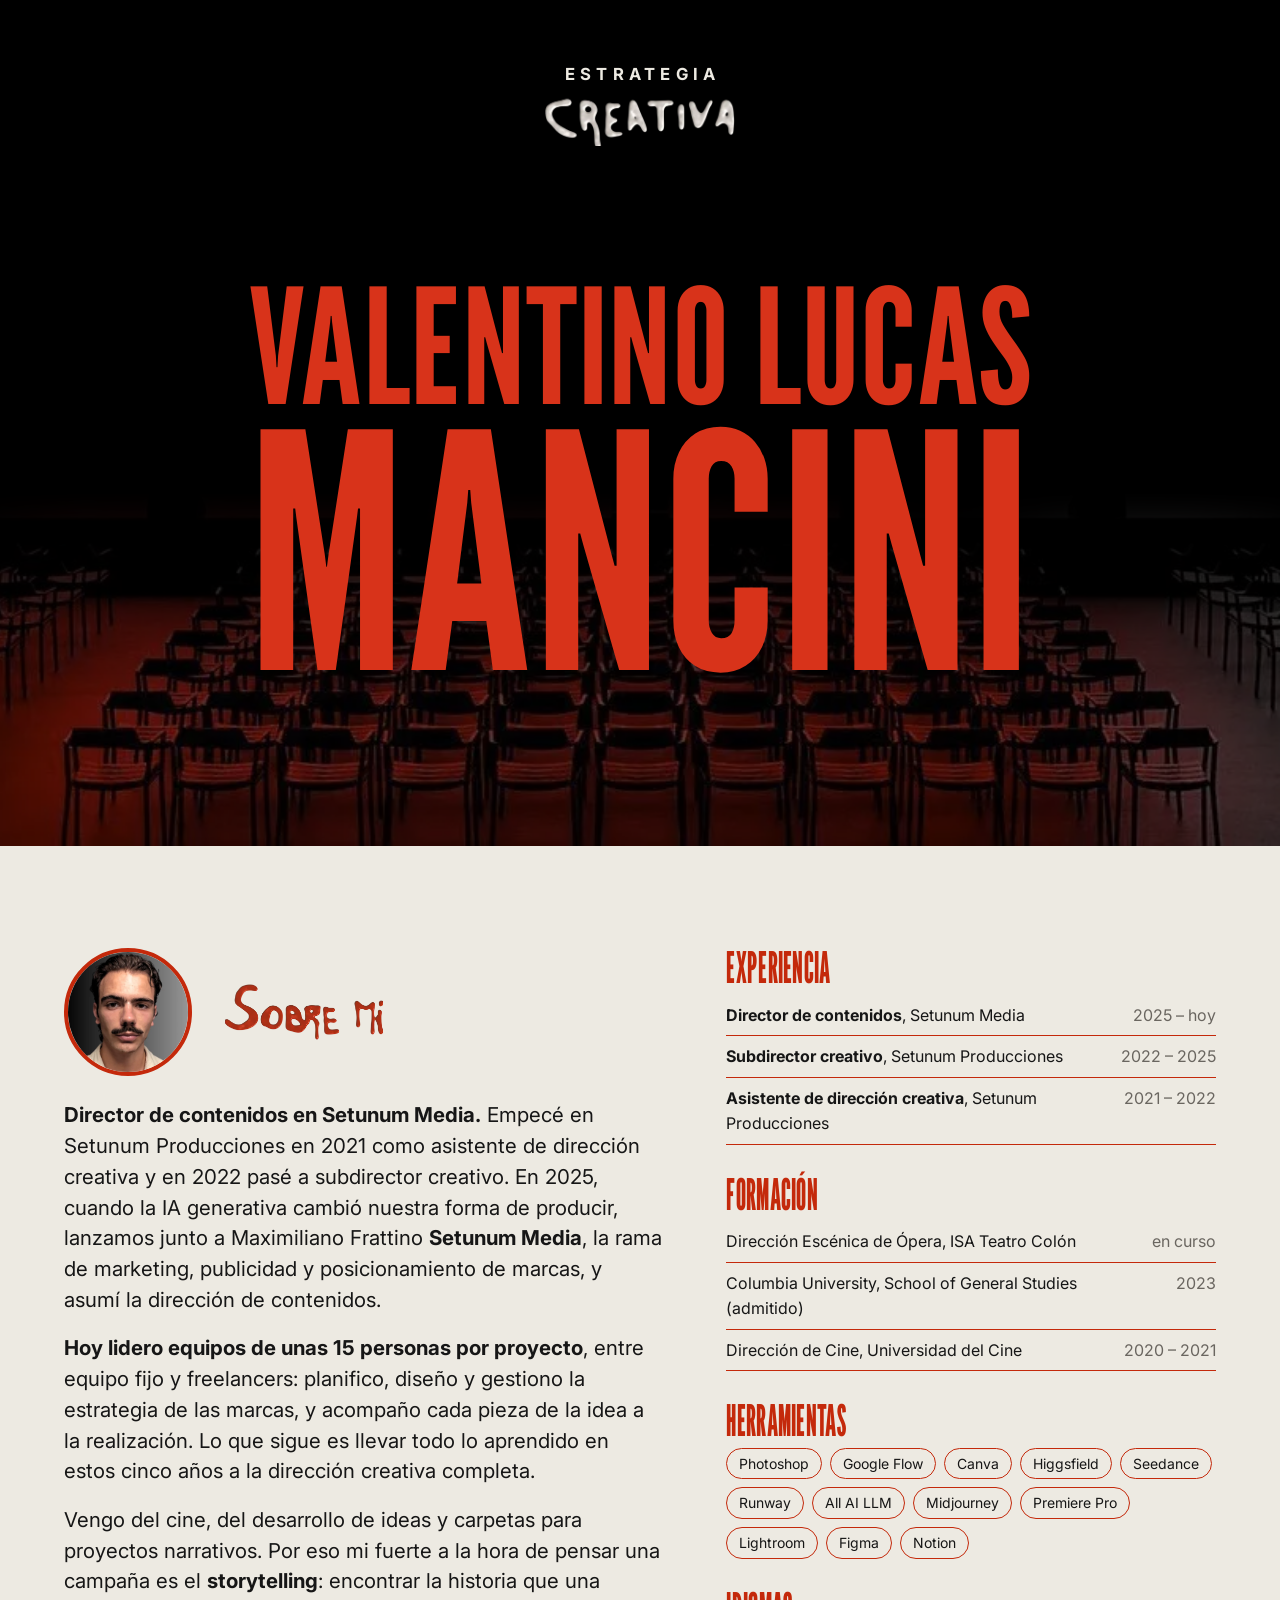
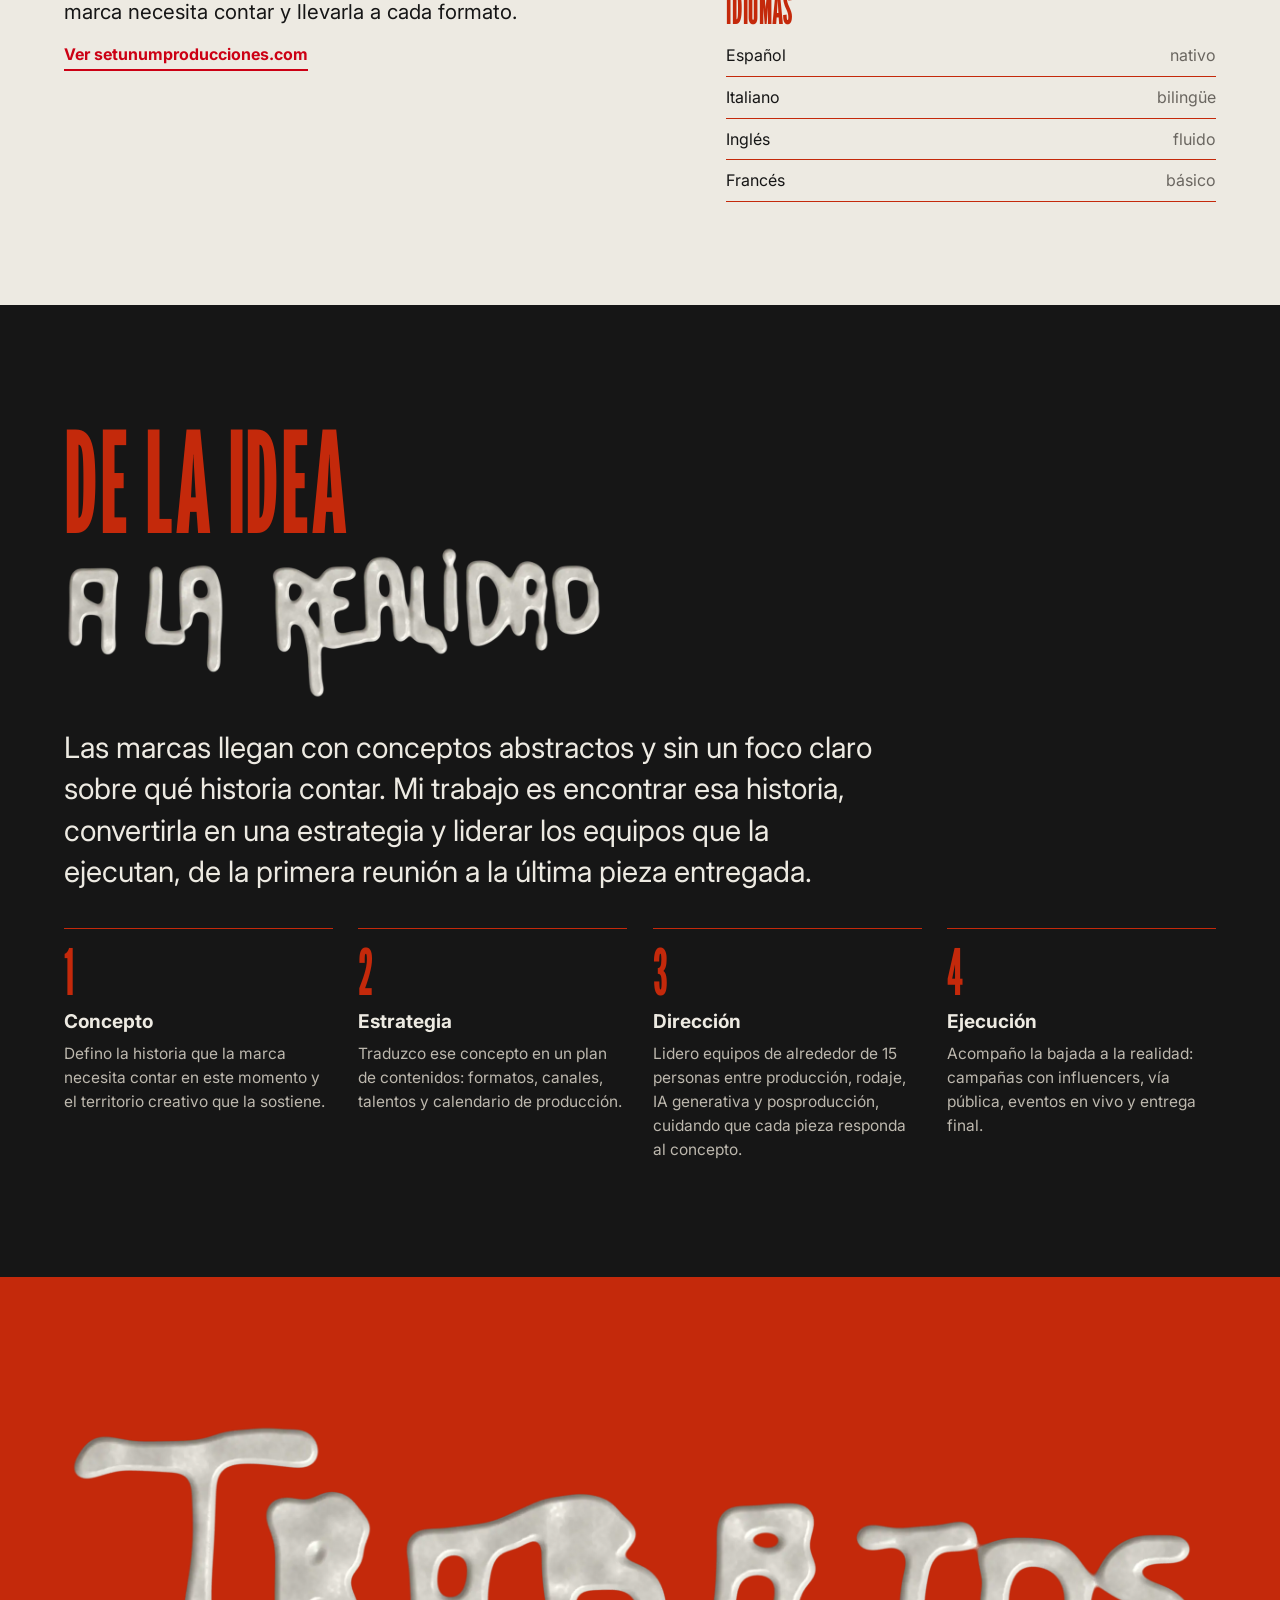
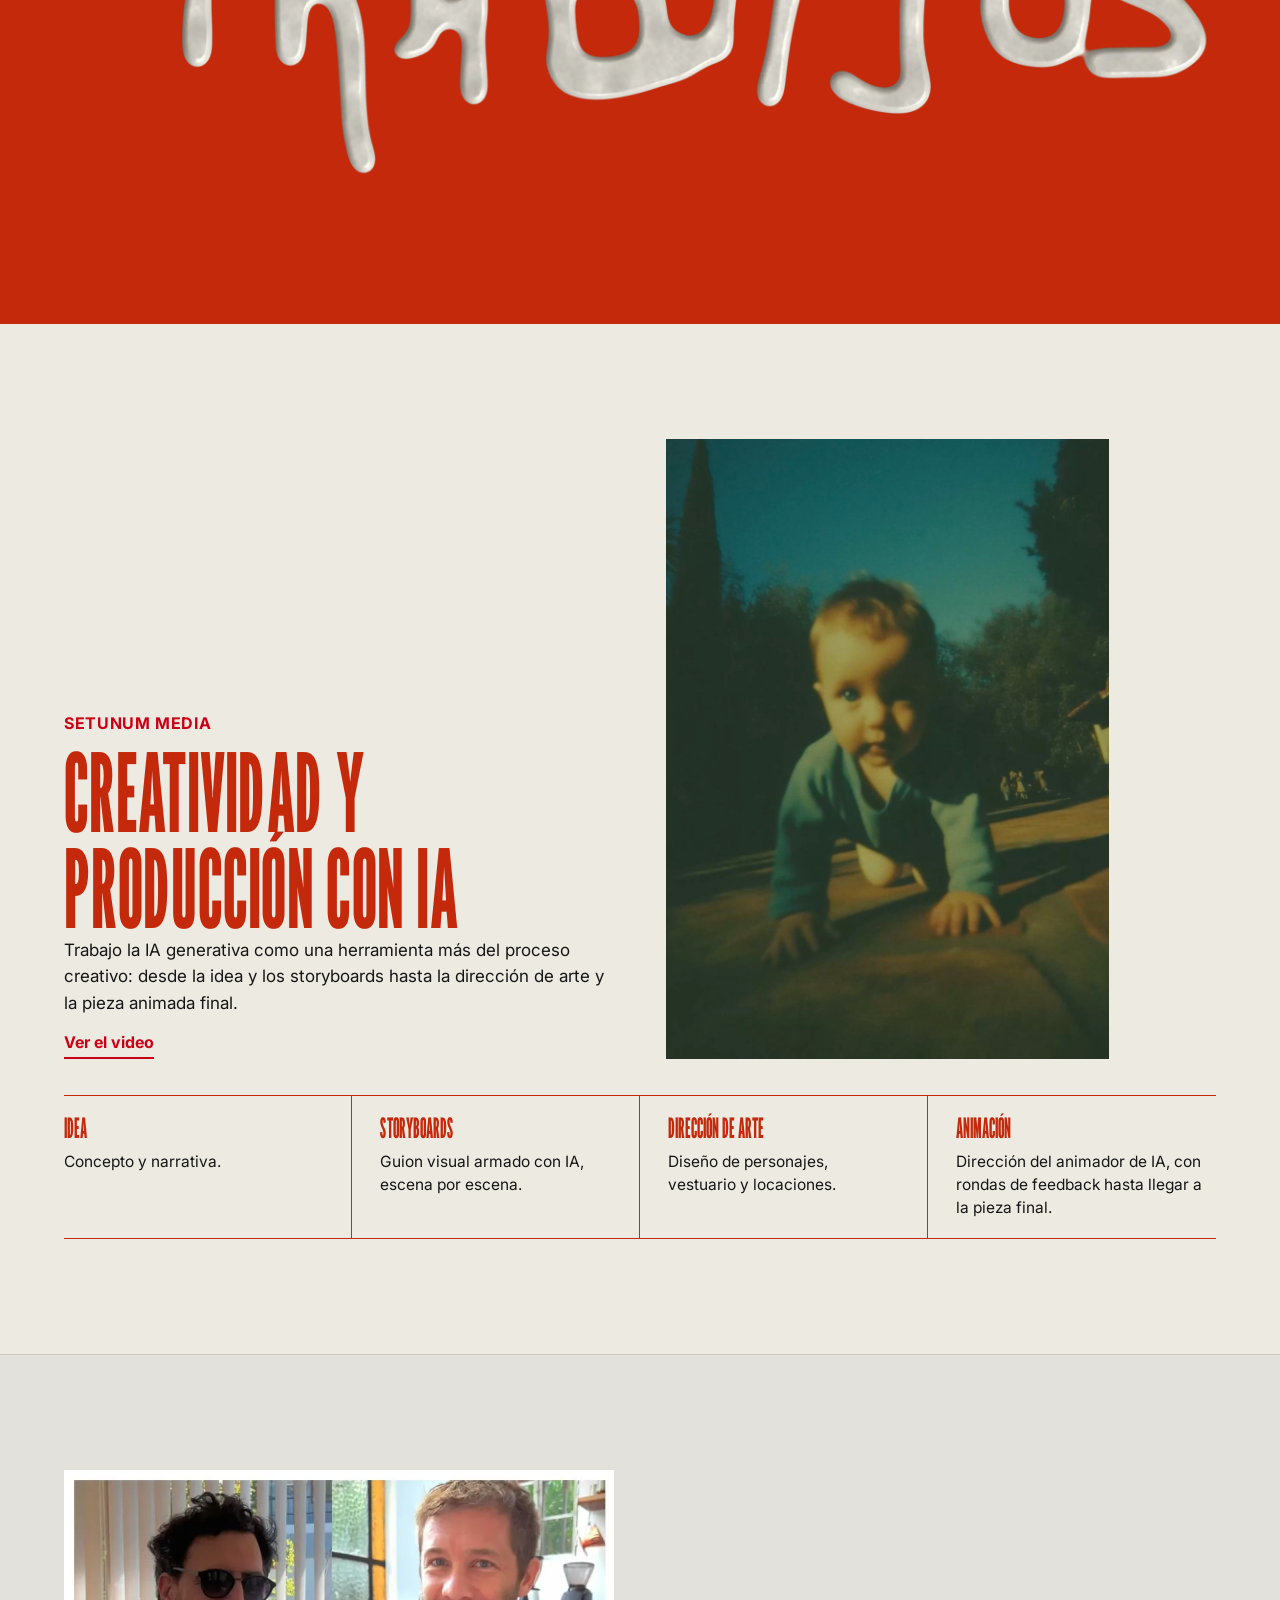
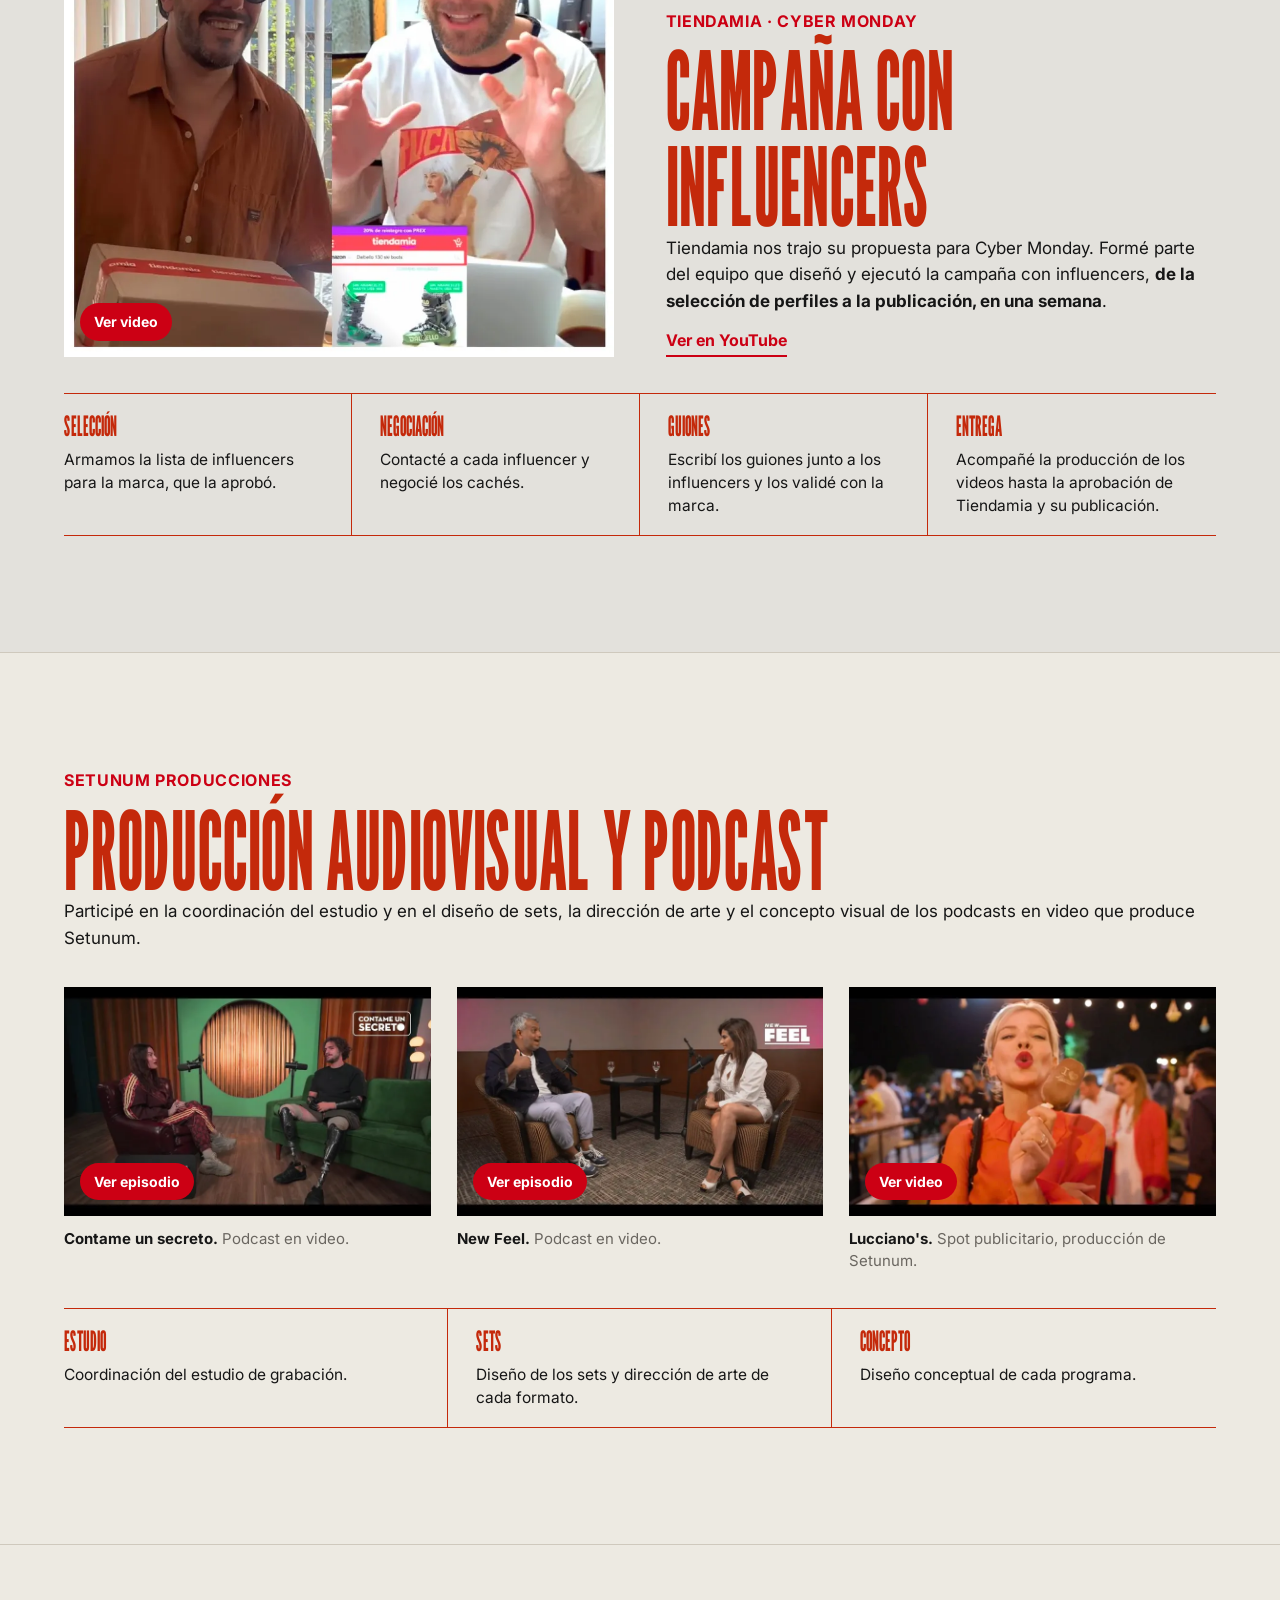
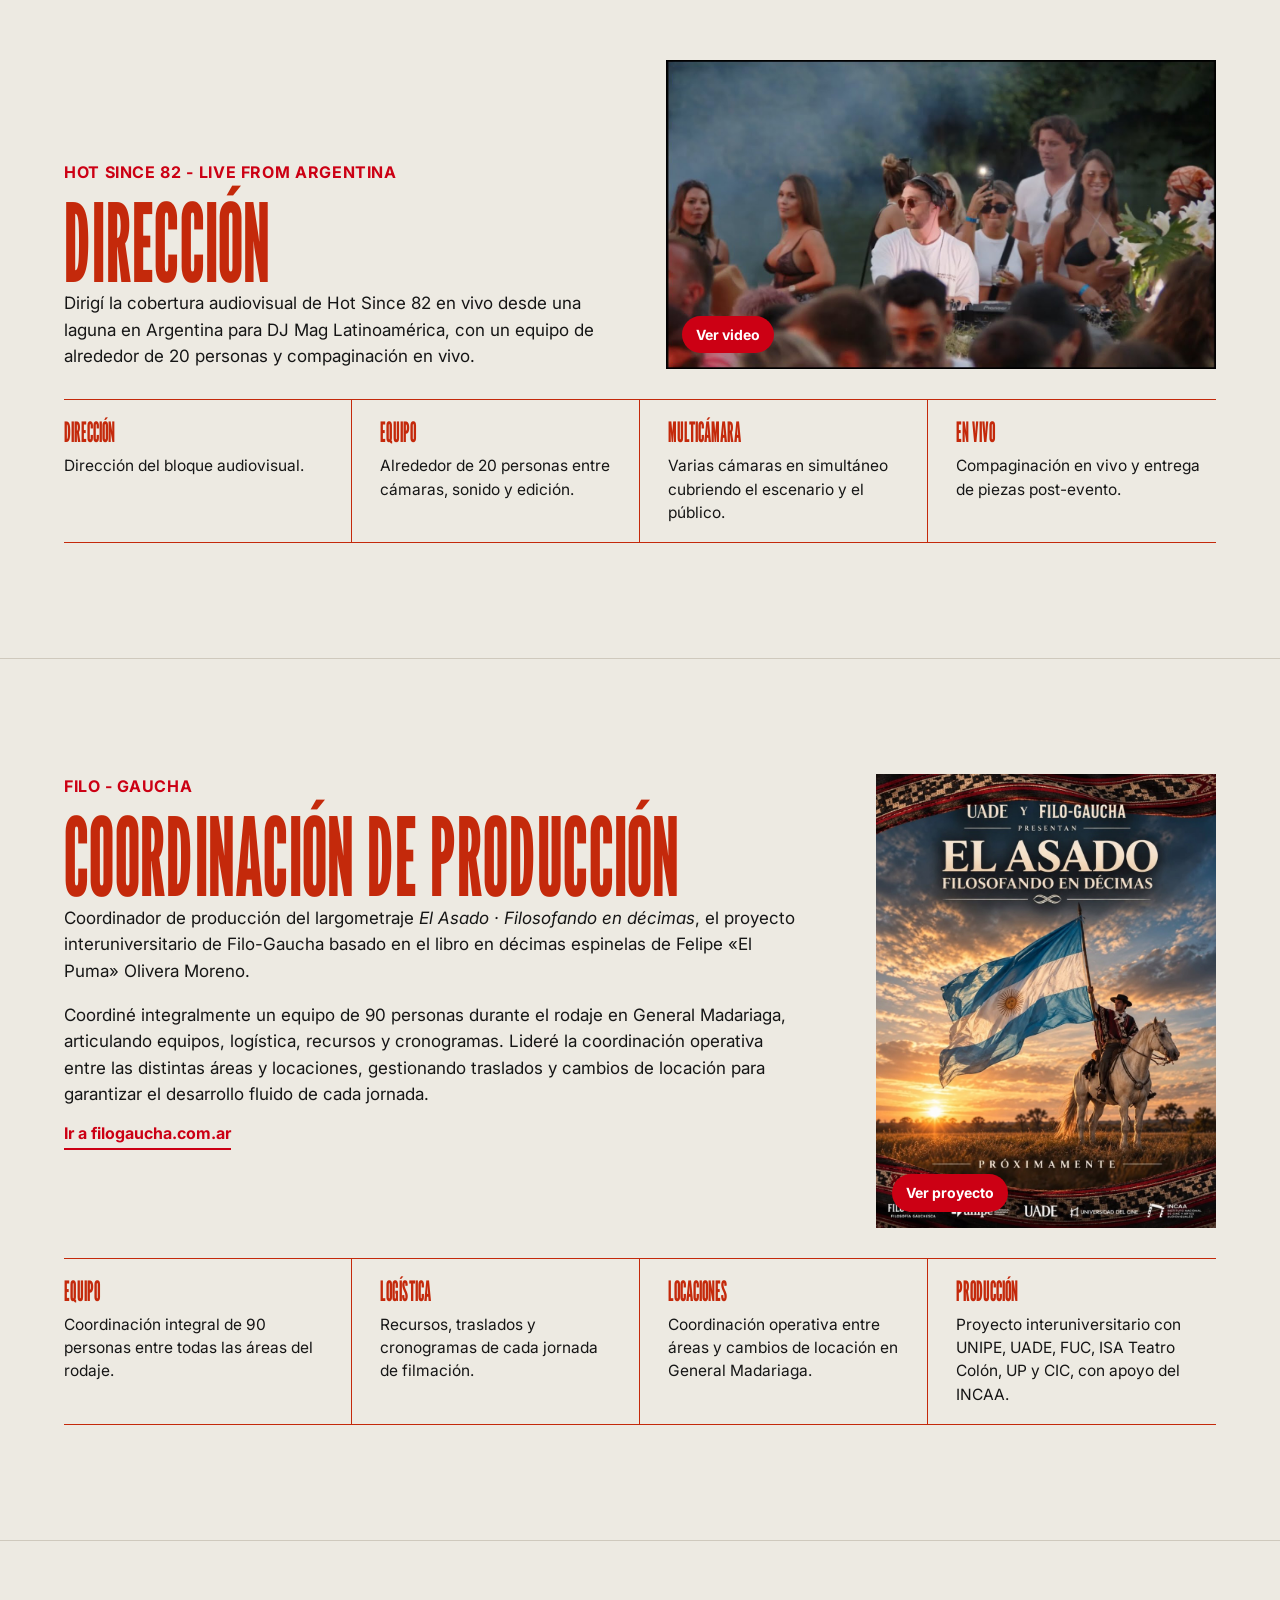
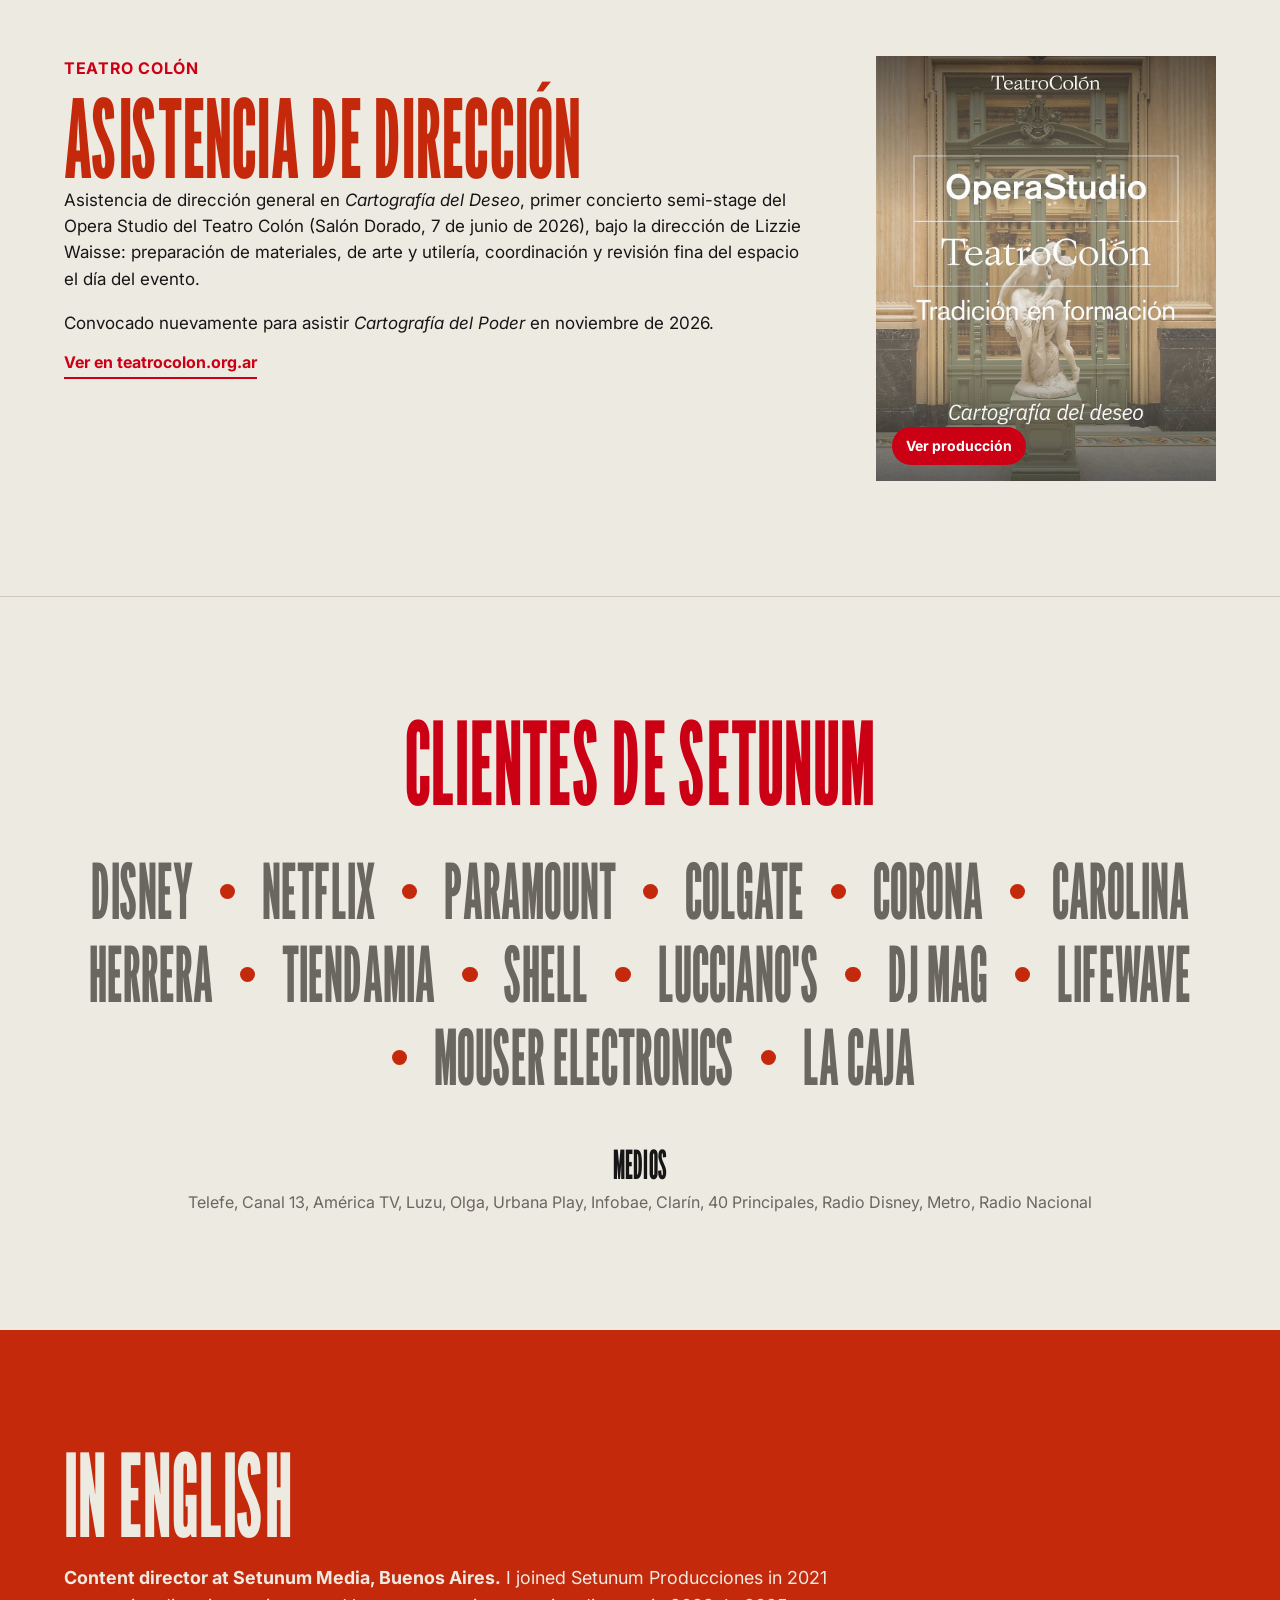
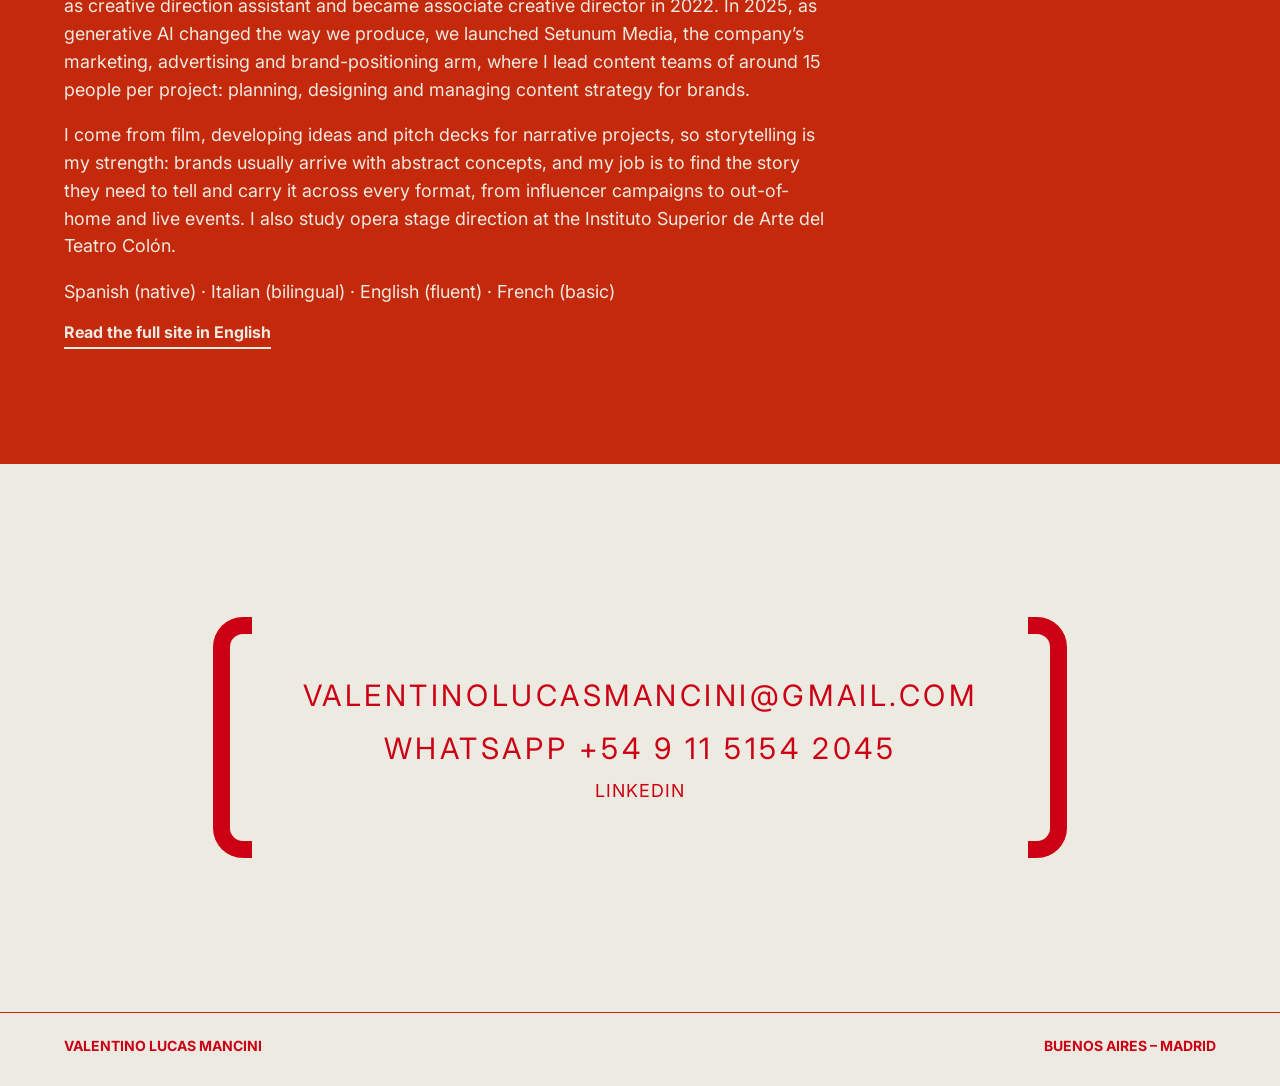
<file: index.html>
<!DOCTYPE html>
<html lang="es">
<head>
<meta charset="utf-8">
<meta name="viewport" content="width=device-width, initial-scale=1, viewport-fit=cover">
<title>Valentino Lucas Mancini · Director de contenidos</title>
<meta name="description" content="Portfolio de Valentino Lucas Mancini, director de contenidos en Buenos Aires.">
<link rel="preconnect" href="https://fonts.googleapis.com">
<link rel="preconnect" href="https://fonts.gstatic.com" crossorigin>
<link href="https://fonts.googleapis.com/css2?family=League+Gothic:wdth@75..100&family=Inter:ital,wght@0,300..800;1,300..500&display=swap" rel="stylesheet">
<link rel="stylesheet" href="styles.css">
</head>
<body>
<header class="hero" id="top">
  <img class="seats" src="img/hero-butacas.webp" alt="">
  <p class="role"><br><span>Estrategia</span></p>
  <img class="lettering hero-word" src="img/titulo-creativa.webp" alt="Creativa" width="800" height="411">
  <h1 class="name" id="name" aria-label="Valentino Lucas Mancini"><span class="ln">Valentino</span><span class="ln">Lucas</span><span class="ln">Mancini</span></h1>
</header>

<section class="intro" id="sobre-mi">
  <div>
    <div class="head"><img class="pic" src="img/retrato.webp" alt="Retrato de Valentino Lucas Mancini"><h2 class="lettering about-title"><img src="img/titulo-sobre-mi.webp" alt="Sobre mí" width="640" height="229"></h2></div>
    <p class="lead"><b>Director de contenidos en Setunum Media.</b> Empecé en Setunum Producciones en 2021 como asistente de dirección creativa y en 2022 pasé a subdirector creativo. En 2025, cuando la IA generativa cambió nuestra forma de producir, lanzamos junto a Maximiliano Frattino <b>Setunum Media</b>, la rama de marketing, publicidad y posicionamiento de marcas, y asumí la dirección de contenidos.</p>
    <p class="lead"><b>Hoy lidero equipos de unas 15 personas por proyecto</b>, entre equipo fijo y freelancers: planifico, diseño y gestiono la estrategia de las marcas, y acompaño cada pieza de la idea a la realización. Lo que sigue es llevar todo lo aprendido en estos cinco años a la dirección creativa completa.</p>
    <p class="lead">Vengo del cine, del desarrollo de ideas y carpetas para proyectos narrativos. Por eso mi fuerte a la hora de pensar una campaña es el <b>storytelling</b>: encontrar la historia que una marca necesita contar y llevarla a cada formato.</p>
    <a class="watch" href="https://setunumproducciones.com" target="_blank" rel="noopener">Ver setunumproducciones.com</a>
  </div>
  <div class="facts">
    <div class="blk">
      <h3 class="g">Experiencia</h3>
      <div class="row"><div><b>Director de contenidos</b>, Setunum Media</div><span>2025 – hoy</span></div>
      <div class="row"><div><b>Subdirector creativo</b>, Setunum Producciones</div><span>2022 – 2025</span></div>
      <div class="row"><div><b>Asistente de dirección creativa</b>, Setunum Producciones</div><span>2021 – 2022</span></div>
    </div>
    <div class="blk">
      <h3 class="g">Formación</h3>
      <div class="row"><div>Dirección Escénica de Ópera, ISA Teatro Colón</div><span>en curso</span></div>
      <div class="row"><div>Columbia University, School of General Studies (admitido)</div><span>2023</span></div>
      <div class="row"><div>Dirección de Cine, Universidad del Cine</div><span>2020 – 2021</span></div>
    </div>
    <div class="blk">
      <h3 class="g">HERRAMIENTAS</h3>
      <div class="tools"><span>Photoshop</span><span>Google Flow</span><span>Canva</span><span>Higgsfield</span><span>Seedance</span><span>Runway</span><span>All AI LLM</span><span>Midjourney</span><span>Premiere Pro</span><span>Lightroom</span><span>Figma</span><span>Notion</span></div>
    </div>
    <div class="blk">
      <h3 class="g">Idiomas</h3>
      <div class="row"><div>Español</div><span>nativo</span></div>
      <div class="row"><div>Italiano</div><span>bilingüe</span></div>
      <div class="row"><div>Inglés</div><span>fluido</span></div>
      <div class="row"><div>Francés</div><span>básico</span></div>
    </div>
  </div>
</section>

<section class="story" id="storytelling">
  <div class="wrap">
    <h2 class="g">De la idea<span class="sr-only"> a la realidad</span></h2>
    <img class="lettering story-word" src="img/titulo-a-la-realidad.webp" alt="" width="1200" height="350">
    <p class="big">Las marcas llegan con conceptos abstractos y sin un foco claro sobre qué historia contar. Mi trabajo es encontrar esa historia, convertirla en una estrategia y liderar los equipos que la ejecutan, de la primera reunión a la última pieza entregada.</p>
    <div class="steps">
      <div class="step"><div class="n">1</div><h4>Concepto</h4><p>Defino la historia que la marca necesita contar en este momento y el territorio creativo que la sostiene.</p></div>
      <div class="step"><div class="n">2</div><h4>Estrategia</h4><p>Traduzco ese concepto en un plan de contenidos: formatos, canales, talentos y calendario de producción.</p></div>
      <div class="step"><div class="n">3</div><h4>Dirección</h4><p>Lidero equipos de alrededor de 15 personas entre producción, rodaje, IA generativa y posproducción, cuidando que cada pieza responda al concepto.</p></div>
      <div class="step"><div class="n">4</div><h4>Ejecución</h4><p>Acompaño la bajada a la realidad: campañas con influencers, vía pública, eventos en vivo y entrega final.</p></div>
    </div>
  </div>
</section>

<section class="divider" id="trabajos">
  <h2 class="lettering divider-word"><img src="img/titulo-trabajos.webp" alt="Trabajos" width="2400" height="760"></h2>
</section>

<!-- IA -->
<section class="cs">
  <div class="wrap">
    <div class="top">
      <div>
        <p class="client">SETUNUM MEDIA</p>
        <h2 class="g">Creatividad y producción con IA</h2>
        <p class="txt">Trabajo la IA generativa como una herramienta más del proceso creativo: desde la idea y los storyboards hasta la dirección de arte y la pieza animada final.</p>
        <a class="watch" href="https://setunum.b-cdn.net/5.-0501.mp4" target="_blank" rel="noopener">Ver el video</a>
      </div>
      <a class="media" href="https://setunum.b-cdn.net/5.-0501.mp4" target="_blank" rel="noopener" style="aspect-ratio:906/1268;max-height:620px"><img src="img/ia-creatividad.jpg" alt="Pieza animada con IA generativa de Setunum Media"></a>
    </div>
    <div class="fields f4">
      <div><h4>Idea</h4>Concepto y narrativa.</div>
      <div><h4>STORYBOARDS</h4>Guion visual armado con IA, escena por escena.</div>
      <div><h4>Dirección de arte</h4>Diseño de personajes, vestuario y locaciones.</div>
      <div><h4>Animación</h4>Dirección del animador de IA, con rondas de feedback hasta llegar a la pieza final.</div>
    </div>
  </div>
</section>

<!-- TALENT -->
<section class="cs alt">
  <div class="wrap">
    <div class="top">
      <a class="media" href="https://www.youtube.com/shorts/y4ZYtV2l1Ug" target="_blank" rel="noopener" style="aspect-ratio:1090/964;max-height:600px"><img src="img/tiendamia.webp" alt="Dos influencers en una acción para Tiendamia" loading="lazy"><span class="play">Ver video</span></a>
      <div>
        <p class="client">TIENDAMIA · CYBER MONDAY</p>
        <h2 class="g">Campaña con influencers</h2>
        <p class="txt">Tiendamia nos trajo su propuesta para Cyber Monday. Formé parte del equipo que diseñó y ejecutó la campaña con influencers, <b>de la selección de perfiles a la publicación, en una semana</b>.</p>
        <a class="watch" href="https://www.youtube.com/shorts/y4ZYtV2l1Ug" target="_blank" rel="noopener">Ver en YouTube</a>
      </div>
    </div>
    <div class="fields f4">
      <div><h4>Selección</h4>Armamos la lista de influencers para la marca, que la aprobó.</div>
      <div><h4>Negociación</h4>Contacté a cada influencer y negocié los cachés.</div>
      <div><h4>Guiones</h4>Escribí los guiones junto a los influencers y los validé con la marca.</div>
      <div><h4>Entrega</h4>Acompañé la producción de los videos hasta la aprobación de Tiendamia y su publicación.</div>
    </div>
  </div>
</section>

<!-- AUDIOVISUAL -->
<section class="cs">
  <div class="wrap">
    <p class="client">SETUNUM PRODUCCIONES</p>
    <h2 class="g">Producción audiovisual y podcast</h2>
    <p class="txt">Participé en la coordinación del estudio y en el diseño de sets, la dirección de arte y el concepto visual de los podcasts en video que produce Setunum.</p>
    <div class="three">
      <div>
        <a class="media" href="https://www.youtube.com/watch?v=34-v3hFXl3o&amp;t=535s" target="_blank" rel="noopener"><img src="img/contame-un-secreto.webp" alt="Set del podcast Contame un secreto" loading="lazy"><span class="play">Ver episodio</span></a>
        <p class="meta"><b>Contame un secreto.</b> Podcast en video.</p>
      </div>
      <div>
        <a class="media" href="https://www.youtube.com/watch?v=5Zik13RgtS4" target="_blank" rel="noopener"><img src="img/new-feel.webp" alt="Set del podcast New Feel" loading="lazy"><span class="play">Ver episodio</span></a>
        <p class="meta"><b>New Feel.</b> Podcast en video.</p>
      </div>
      <div>
        <a class="media" href="https://www.youtube.com/watch?v=9pjytK4rH3I" target="_blank" rel="noopener"><img src="img/luccianos.webp" alt="Spot de Lucciano's" loading="lazy"><span class="play">Ver video</span></a>
        <p class="meta"><b>Lucciano's.</b> Spot publicitario, producción de Setunum.</p>
      </div>
    </div>
    <div class="fields f3">
      <div><h4>Estudio</h4>Coordinación del estudio de grabación.</div>
      <div><h4>Sets</h4>Diseño de los sets y dirección de arte de cada formato.</div>
      <div><h4>Concepto</h4>Diseño conceptual de cada programa.</div>
    </div>
  </div>
</section>

<!-- 05 DJ MAG · HOT SINCE 82 -->
<section class="cs">
  <div class="wrap">
    <div class="top">
      <div>
        <p class="client">HOT SINCE 82 - LIVE FROM ARGENTINA</p>
        <h2 class="g">DIRECCIÓN</h2>
        <p class="txt">Dirigí la cobertura audiovisual de Hot Since 82 en vivo desde una laguna en Argentina para DJ Mag Latinoamérica, con un equipo de alrededor de 20 personas y compaginación en vivo.</p>
      </div>
      <a class="media" href="https://www.youtube.com/watch?v=oJRU1vjx3Ik&amp;t=15s" target="_blank" rel="noopener" style="aspect-ratio:16/9"><img src="img/hot-since-82.jpg" alt="Hot Since 82 en cabina rodeado de público junto a una laguna" loading="lazy"><span class="play">Ver video</span></a>
    </div>
    <div class="fields f4" style="margin-top:30px">
      <div><h4>Dirección</h4>Dirección del bloque audiovisual.</div>
      <div><h4>Equipo</h4>Alrededor de 20 personas entre cámaras, sonido y edición.</div>
      <div><h4>Multicámara</h4>Varias cámaras en simultáneo cubriendo el escenario y el público.</div>
      <div><h4>En vivo</h4>Compaginación en vivo y entrega de piezas post-evento.</div>
    </div>
  </div>
</section>

<!-- ESCENA -->
<section class="cs" id="cine">
  <div class="wrap">
    <div class="top poster">
      <div>
        <p class="client">FILO - GAUCHA</p>
        <h2 class="g">COORDINACIÓN DE PRODUCCIÓN</h2>
        <p class="txt">Coordinador de producción del largometraje <em>El Asado · Filosofando en décimas</em>, el proyecto interuniversitario de Filo-Gaucha basado en el libro en décimas espinelas de Felipe «El Puma» Olivera Moreno.</p>
        <p class="txt" style="margin-top:18px">Coordiné integralmente un equipo de 90 personas durante el rodaje en General Madariaga, articulando equipos, logística, recursos y cronogramas. Lideré la coordinación operativa entre las distintas áreas y locaciones, gestionando traslados y cambios de locación para garantizar el desarrollo fluido de cada jornada.</p>
        <a class="watch" href="https://filogaucha.com.ar" target="_blank" rel="noopener">Ir a filogaucha.com.ar</a>
      </div>
      <a class="media" href="https://filogaucha.com.ar" target="_blank" rel="noopener" style="aspect-ratio:3/4"><img src="img/el-asado.jpg" alt="Afiche del largometraje El Asado · Filosofando en décimas" loading="lazy"><span class="play">Ver proyecto</span></a>
    </div>
    <div class="fields f4" style="margin-top:30px">
      <div><h4>Equipo</h4>Coordinación integral de 90 personas entre todas las áreas del rodaje.</div>
      <div><h4>Logística</h4>Recursos, traslados y cronogramas de cada jornada de filmación.</div>
      <div><h4>Locaciones</h4>Coordinación operativa entre áreas y cambios de locación en General Madariaga.</div>
      <div><h4>Producción</h4>Proyecto interuniversitario con UNIPE, UADE, FUC, ISA Teatro Colón, UP y CIC, con apoyo del INCAA.</div>
    </div>
  </div>
</section>
<section class="cs" id="escena">
  <div class="wrap">
    <div class="top poster">
      <div>
        <p class="client">TEATRO COLÓN</p>
        <h2 class="g">ASISTENCIA DE DIRECCIÓN</h2>
        <p class="txt">Asistencia de dirección general en <em>Cartografía del Deseo</em>, primer concierto semi-stage del Opera Studio del Teatro Colón (Salón Dorado, 7 de junio de 2026), bajo la dirección de Lizzie Waisse: preparación de materiales, de arte y utilería, coordinación y revisión fina del espacio el día del evento.</p>
        <p class="txt" style="margin-top:18px">Convocado nuevamente para asistir <em>Cartografía del Poder</em> en noviembre de 2026.</p>
        <a class="watch" href="https://teatrocolon.org.ar/produccion/cartografia-del-deseo/" target="_blank" rel="noopener">Ver en teatrocolon.org.ar</a>
      </div>
      <a class="media" href="https://teatrocolon.org.ar/produccion/cartografia-del-deseo/" target="_blank" rel="noopener" style="aspect-ratio:4/5"><img src="img/cartografia-del-deseo.jpg" alt="Afiche de Cartografía del Deseo, Opera Studio del Teatro Colón" loading="lazy"><span class="play">Ver producción</span></a>
    </div>
  </div>
</section>

<!-- CLIENTES -->
<section class="clientes">
  <h2 class="g">Clientes de Setunum</h2>
  <p class="cl">Disney<i></i>Netflix<i></i>Paramount<i></i>Colgate<i></i>Corona<i></i>Carolina Herrera<i></i>Tiendamia<i></i>Shell<i></i>Lucciano's<i></i>DJ Mag<i></i>LifeWave<i></i>Mouser Electronics<i></i>La Caja</p>
  <div class="medios">
    <h3 class="g">Medios</h3>
    <p>Telefe, Canal 13, América TV, Luzu, Olga, Urbana Play, Infobae, Clarín, 40 Principales, Radio Disney, Metro, Radio Nacional</p>
  </div>
</section>

<!-- ENGLISH -->
<section class="en" id="english">
  <div class="wrap">
    <h2 class="g">In English</h2>
    <p><b>Content director at Setunum Media, Buenos Aires.</b> I joined Setunum Producciones in 2021 as creative direction assistant and became associate creative director in 2022. In 2025, as generative AI changed the way we produce, we launched Setunum Media, the company’s marketing, advertising and brand-positioning arm, where I lead content teams of around 15 people per project: planning, designing and managing content strategy for brands.</p>
    <p>I come from film, developing ideas and pitch decks for narrative projects, so storytelling is my strength: brands usually arrive with abstract concepts, and my job is to find the story they need to tell and carry it across every format, from influencer campaigns to out-of-home and live events. I also study opera stage direction at the Instituto Superior de Arte del Teatro Colón.</p>
    <p>Spanish (native) · Italian (bilingual) · English (fluent) · French (basic)</p>
    <a class="watch" href="en/">Read the full site in English</a>
  </div>
</section>

<!-- CONTACTO -->
<section class="contacto" id="contacto">
  <div class="brk">
    <a href="mailto:valentinolucasmancini@gmail.com">VALENTINOLUCASMANCINI@GMAIL.COM</a>
    <a href="https://wa.me/5491151542045" target="_blank" rel="noopener">WHATSAPP <span class="nw">+54 9 11 5154 2045</span></a>
    <a class="small" href="https://www.linkedin.com/in/valentino-lucas-mancini-18b560244/" target="_blank" rel="noopener">LINKEDIN</a>
  </div>
</section>

<footer><span>VALENTINO LUCAS MANCINI</span><span>BUENOS AIRES – MADRID</span></footer>
<script>
(function(){
  var h=document.getElementById('name'), hero=h.parentElement, LH=.84;
  function fit(){
    var W=h.clientWidth, landscape=hero.clientWidth>hero.clientHeight*1.15;
    var words=landscape?['Valentino Lucas','Mancini']:['Valentino','Lucas','Mancini'];
    if(h.dataset.mode!==String(landscape)){
      h.innerHTML=words.map(function(w){return '<span class="ln">'+w+'</span>'}).join('');
      h.dataset.mode=String(landscape);
    }
    h.style.fontVariationSettings=landscape?'"wdth" 100':'"wdth" 75';
    var spans=h.querySelectorAll('.ln'), sizes=[];
    spans.forEach(function(sp){sp.style.fontSize='100px';sizes.push(100*W/sp.scrollWidth);});
    var total=sizes.reduce(function(a,b){return a+b*LH},0), avail=h.clientHeight;
    var k=total>avail?avail/total:1;
    spans.forEach(function(sp,i){sp.style.fontSize=(sizes[i]*k*.97)+'px';});
  }
  var t; window.addEventListener('resize',function(){clearTimeout(t);t=setTimeout(fit,80)});
  if(document.fonts&&document.fonts.ready){document.fonts.ready.then(fit)}
  fit();
})();
</script>
</body>
</html>
</file>
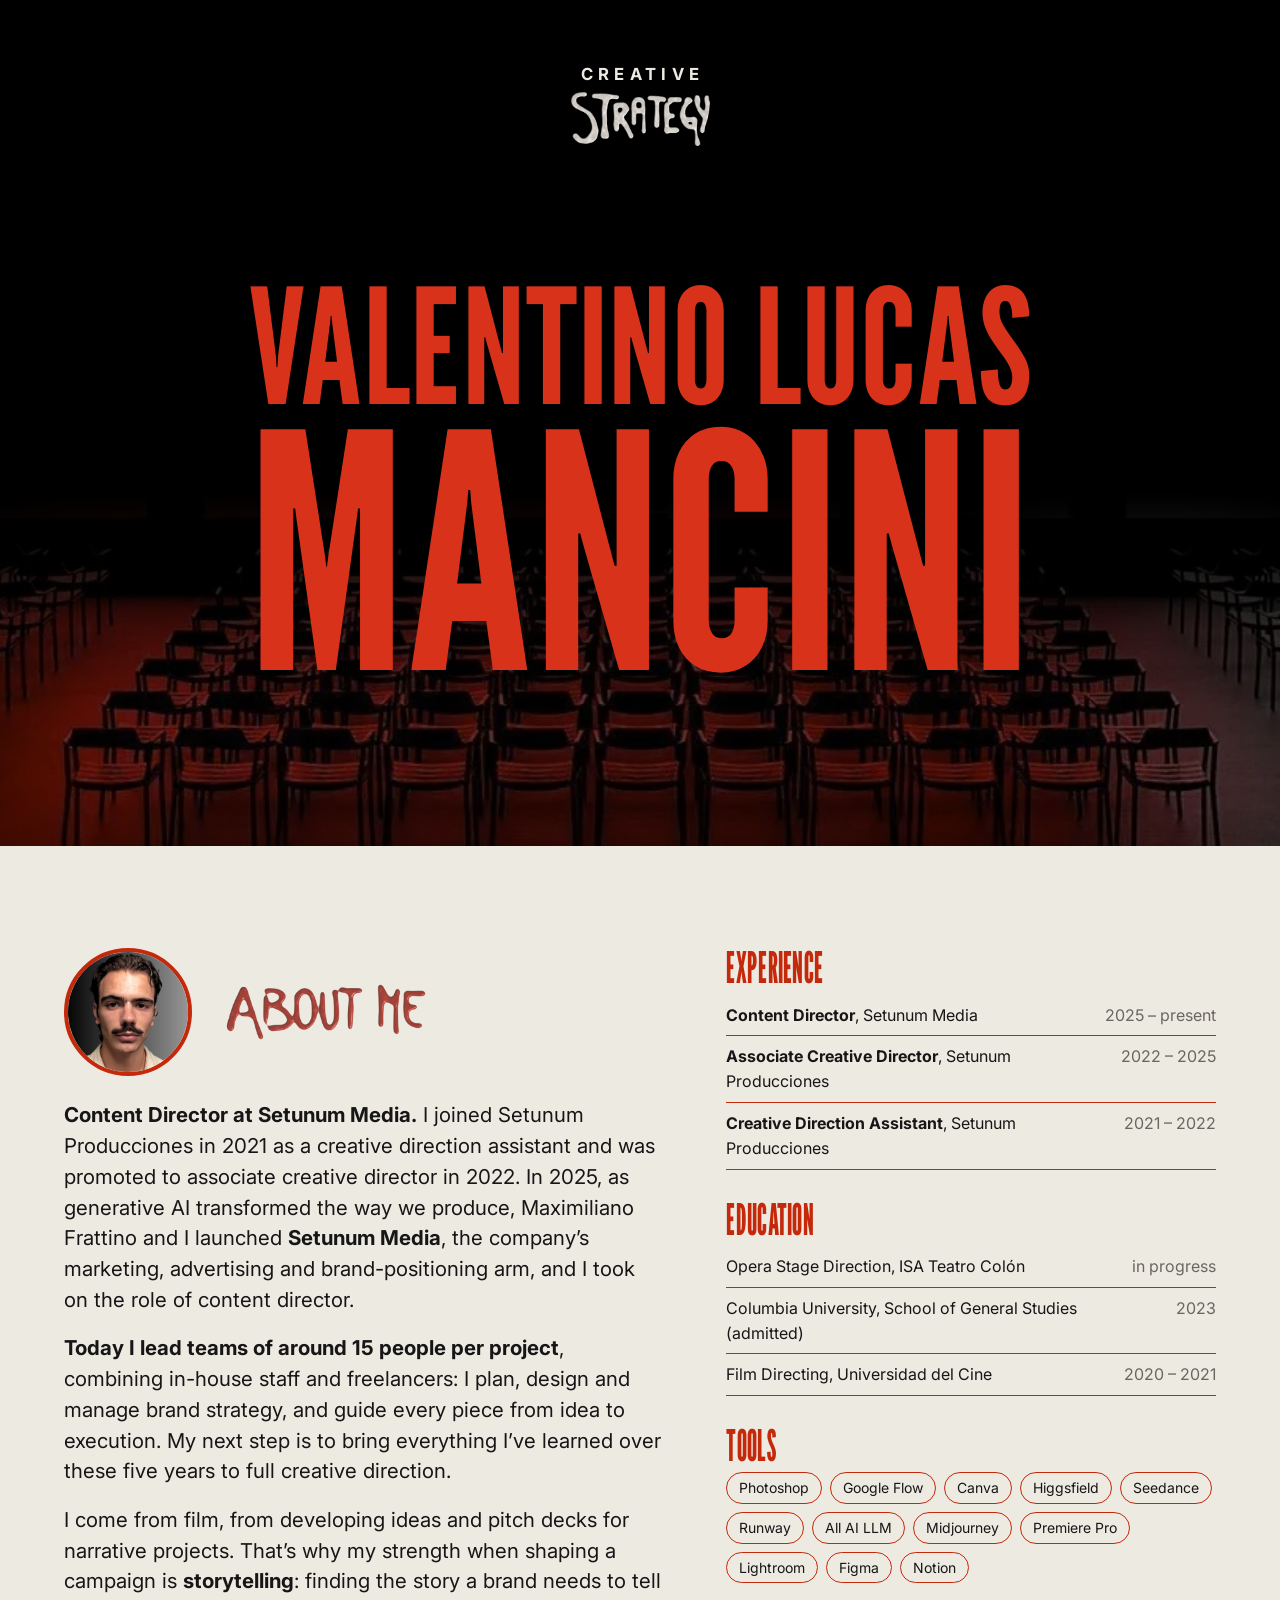
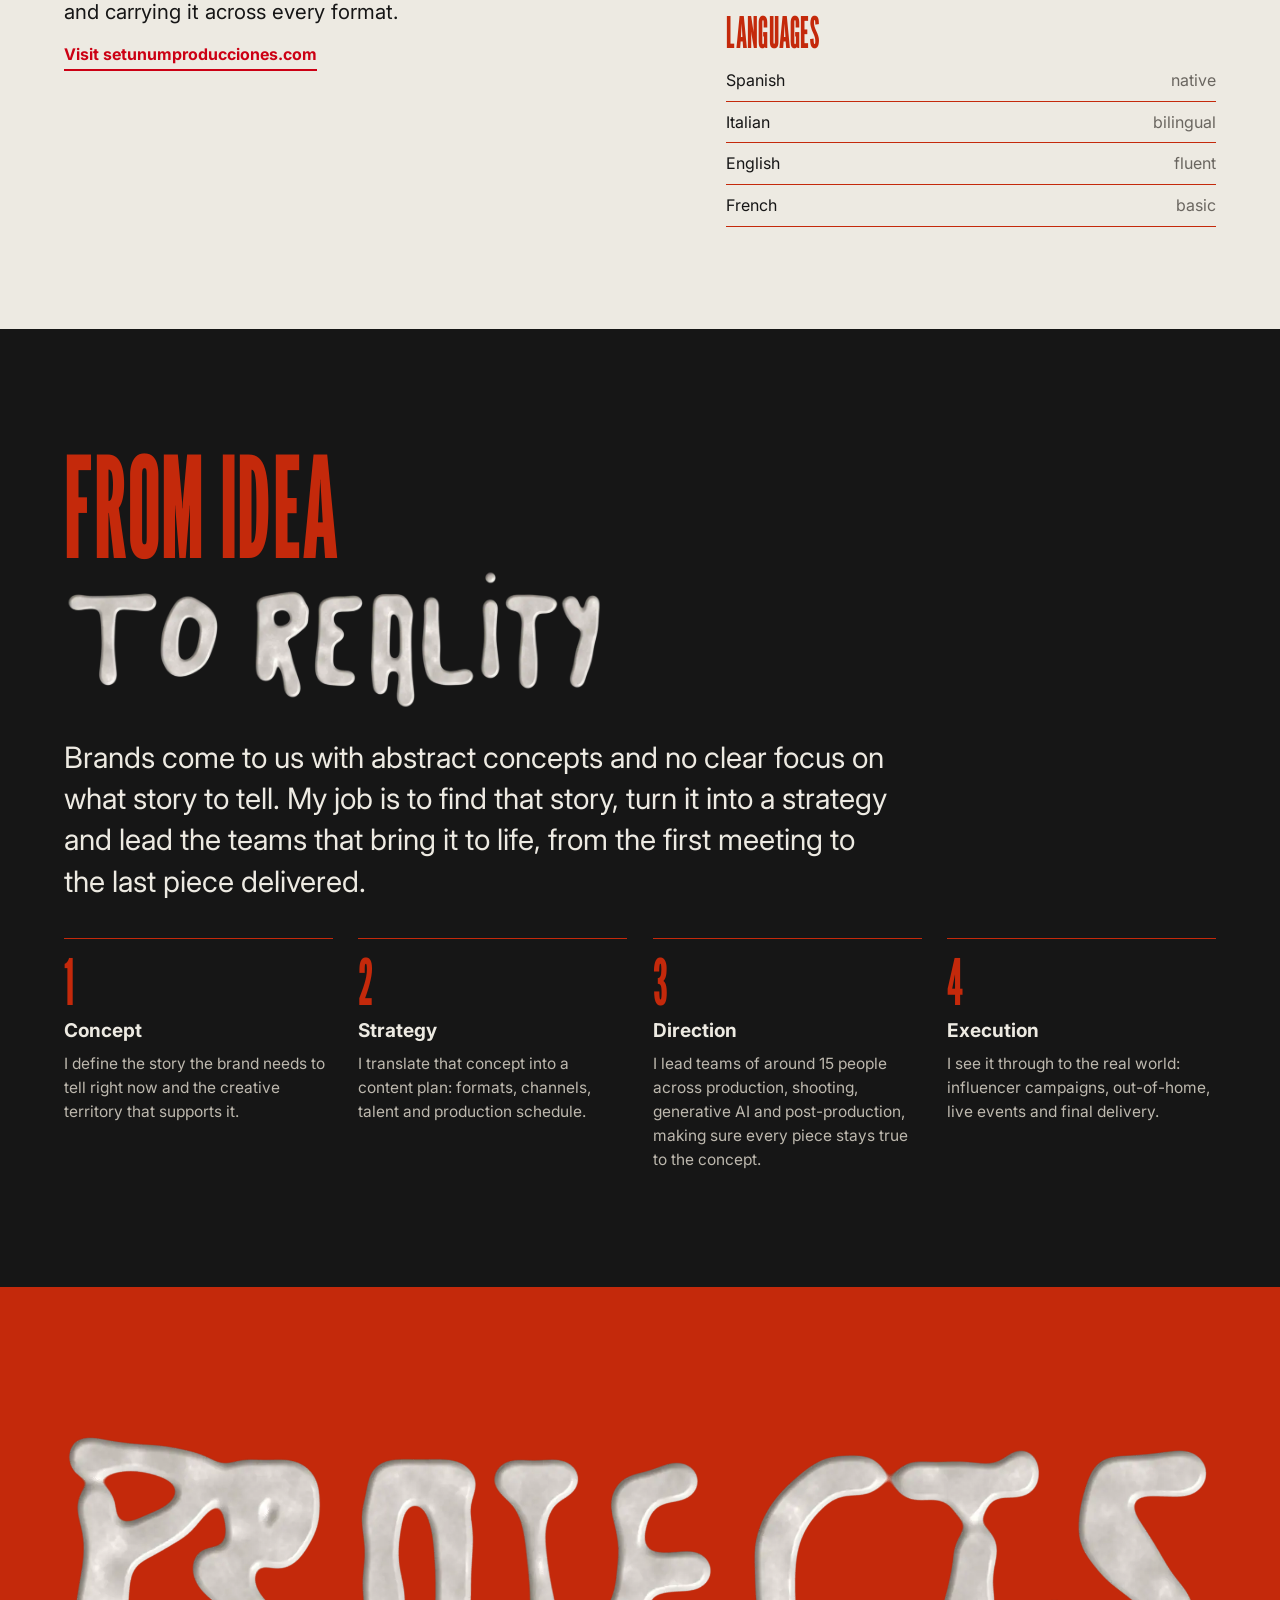
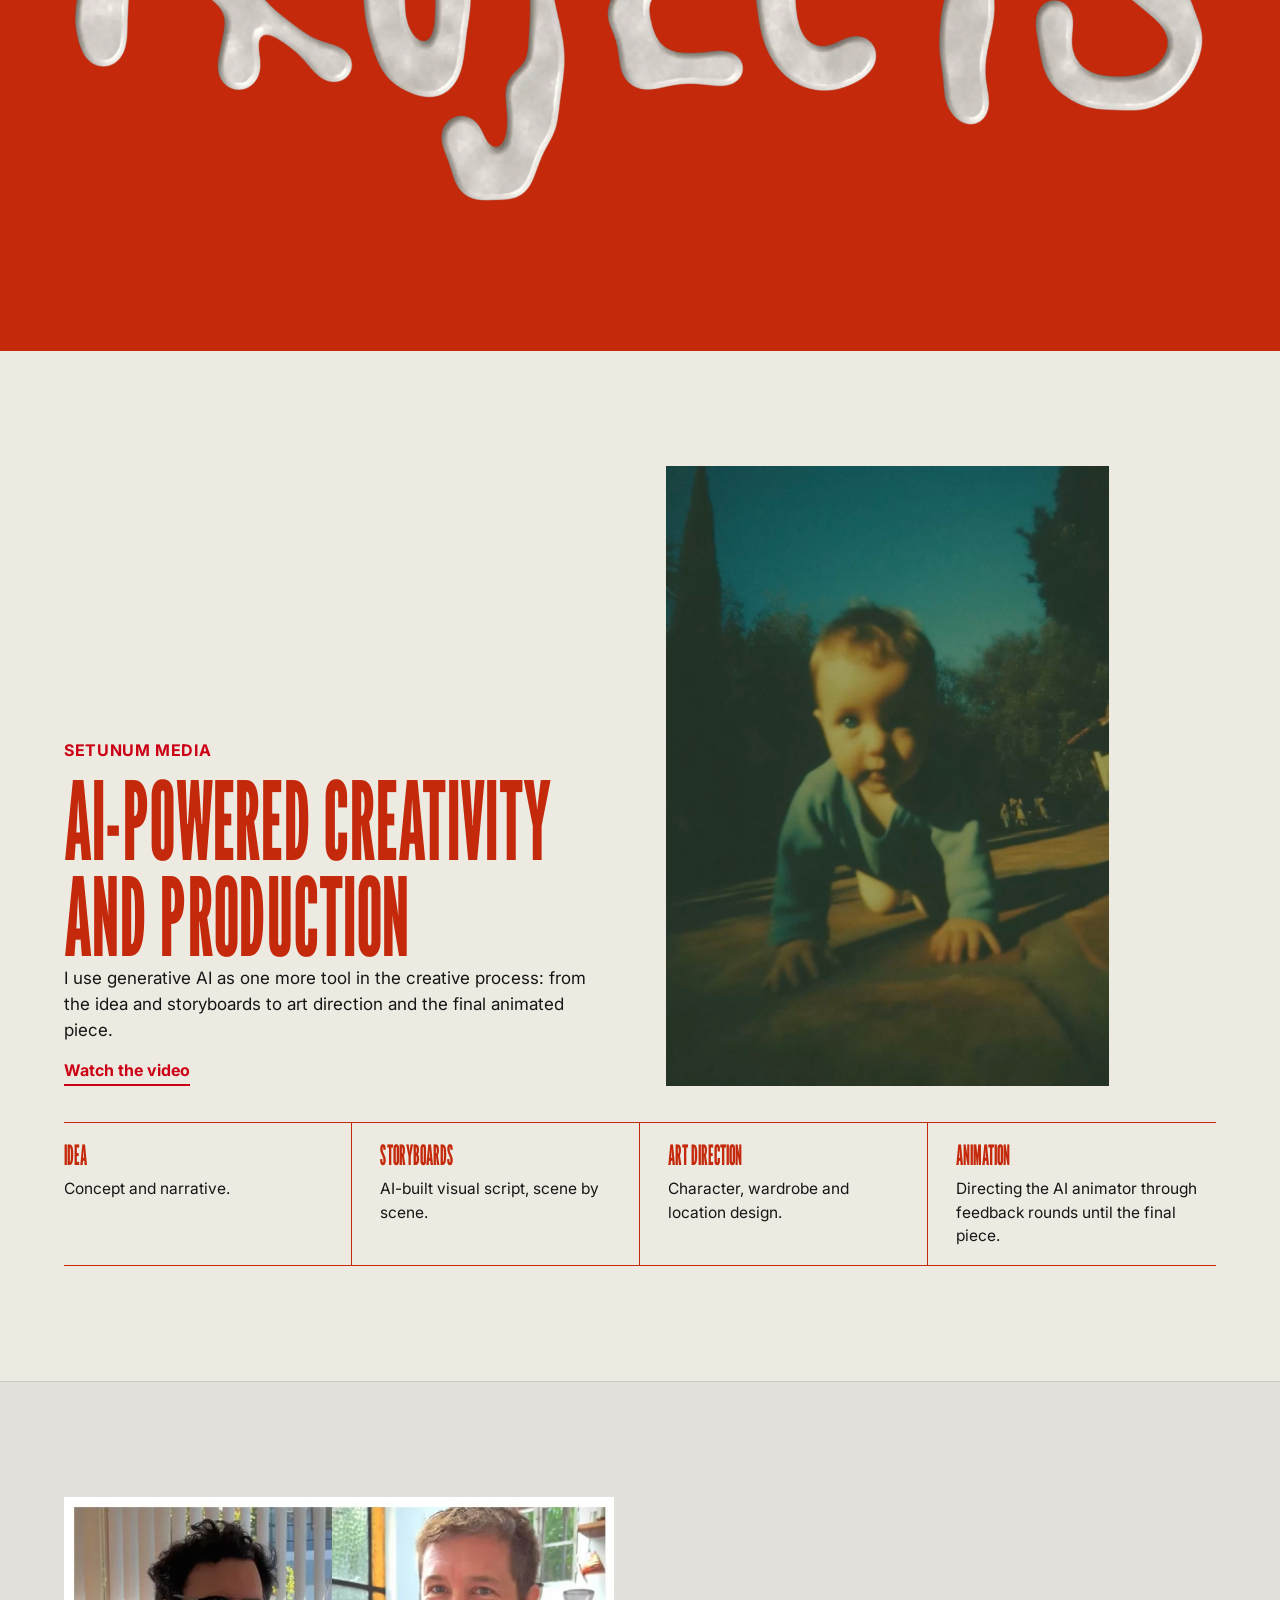
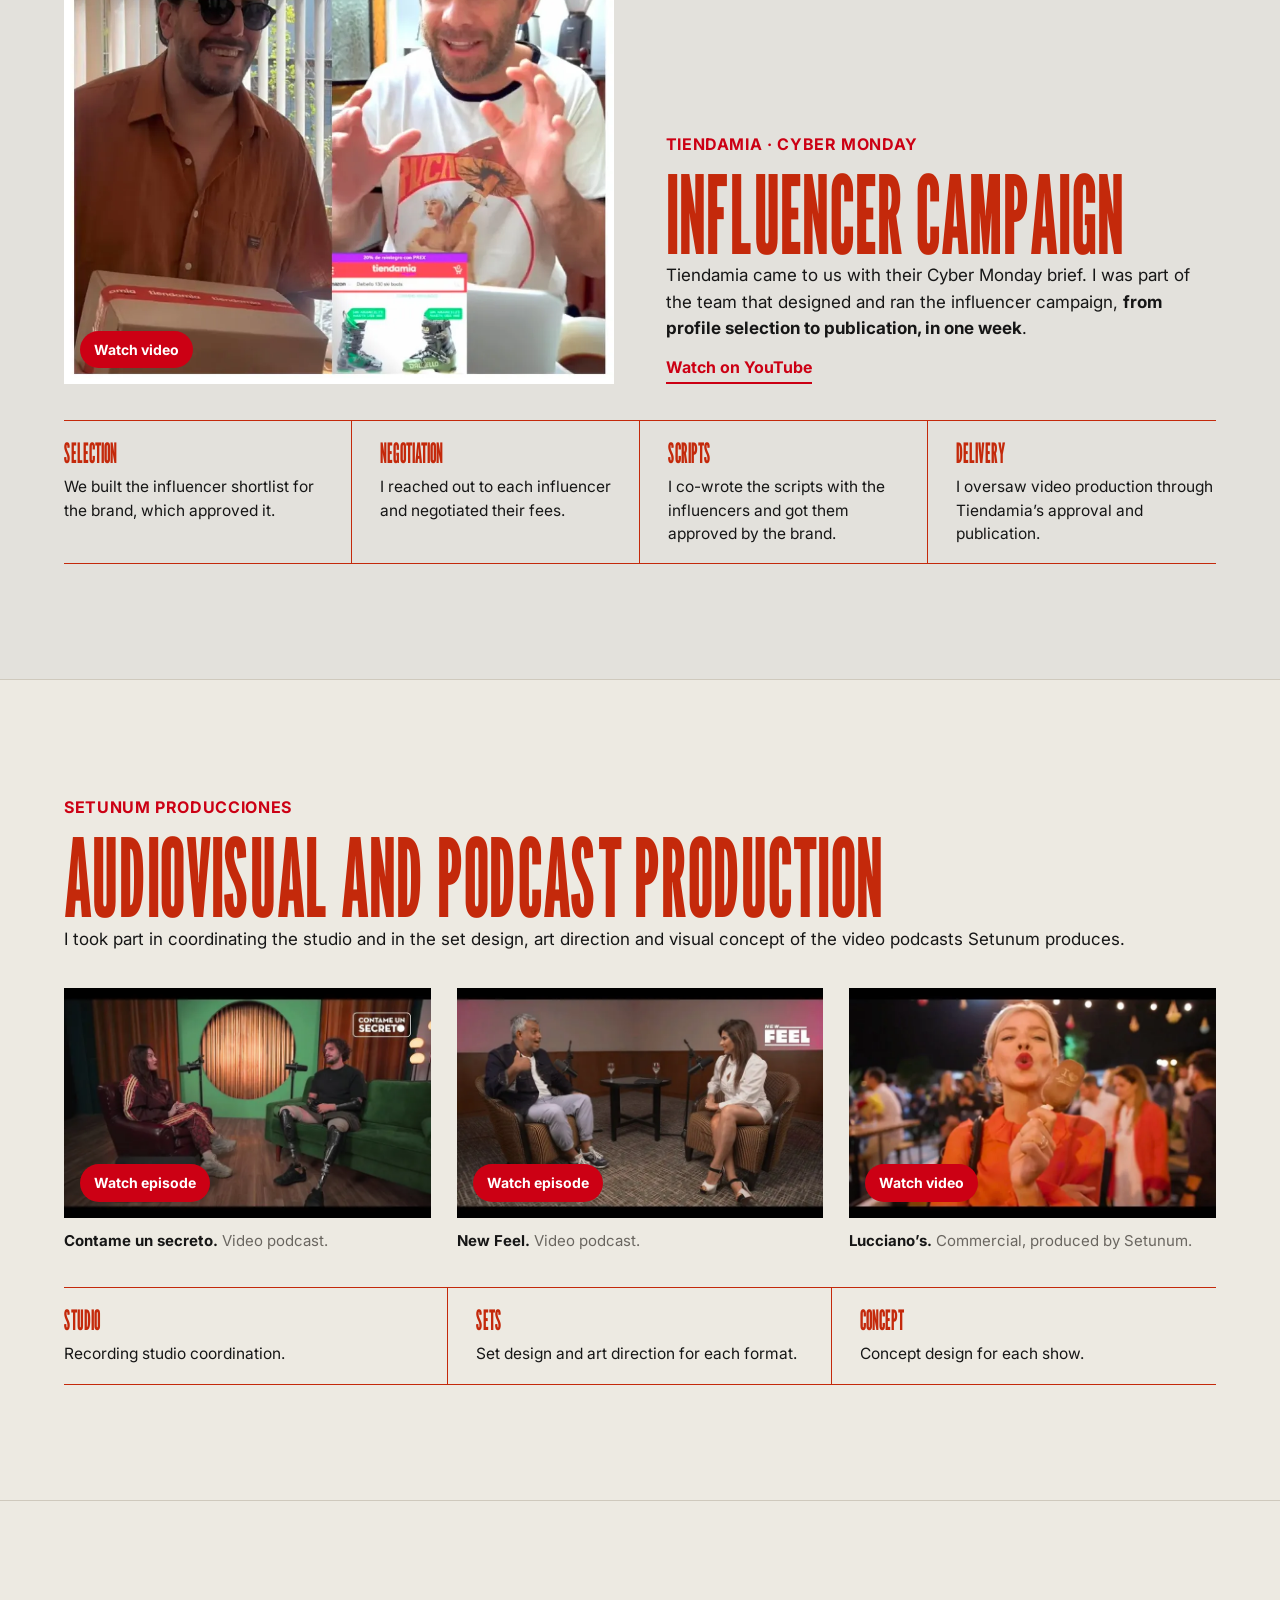
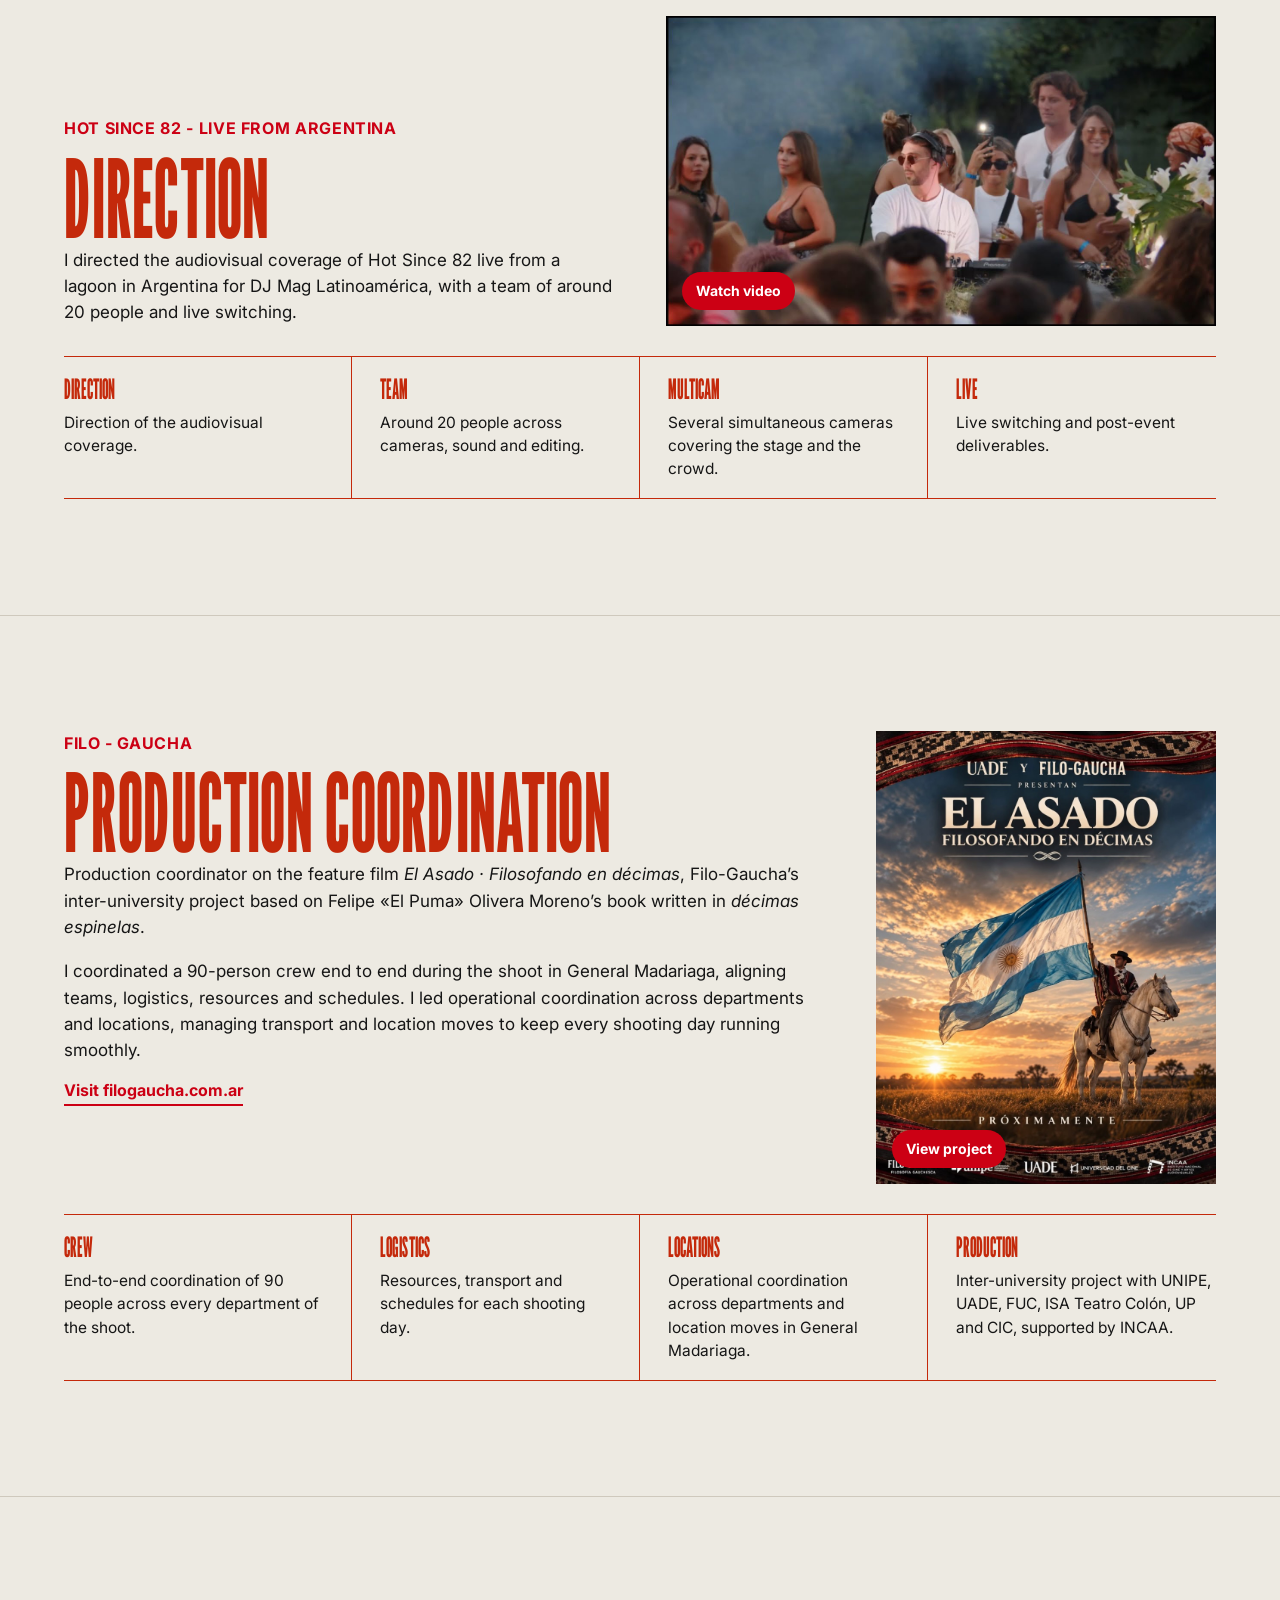
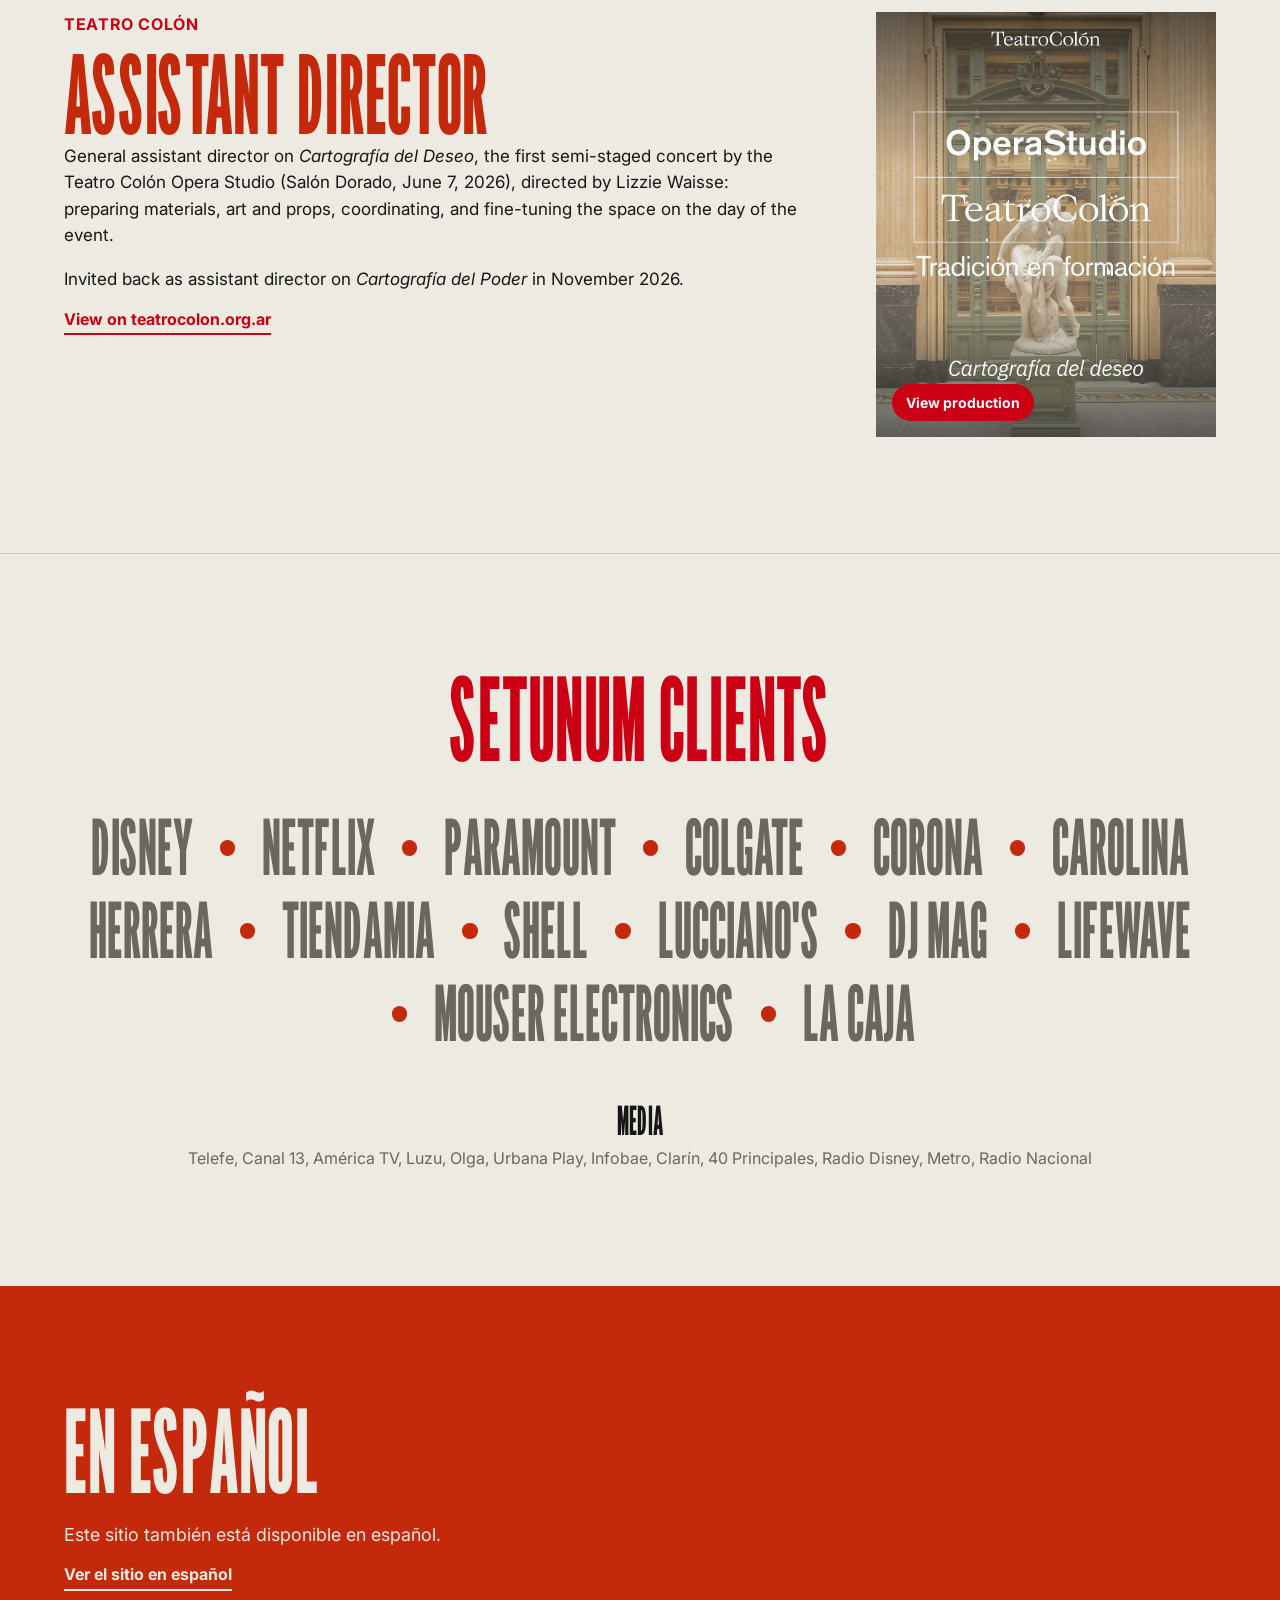
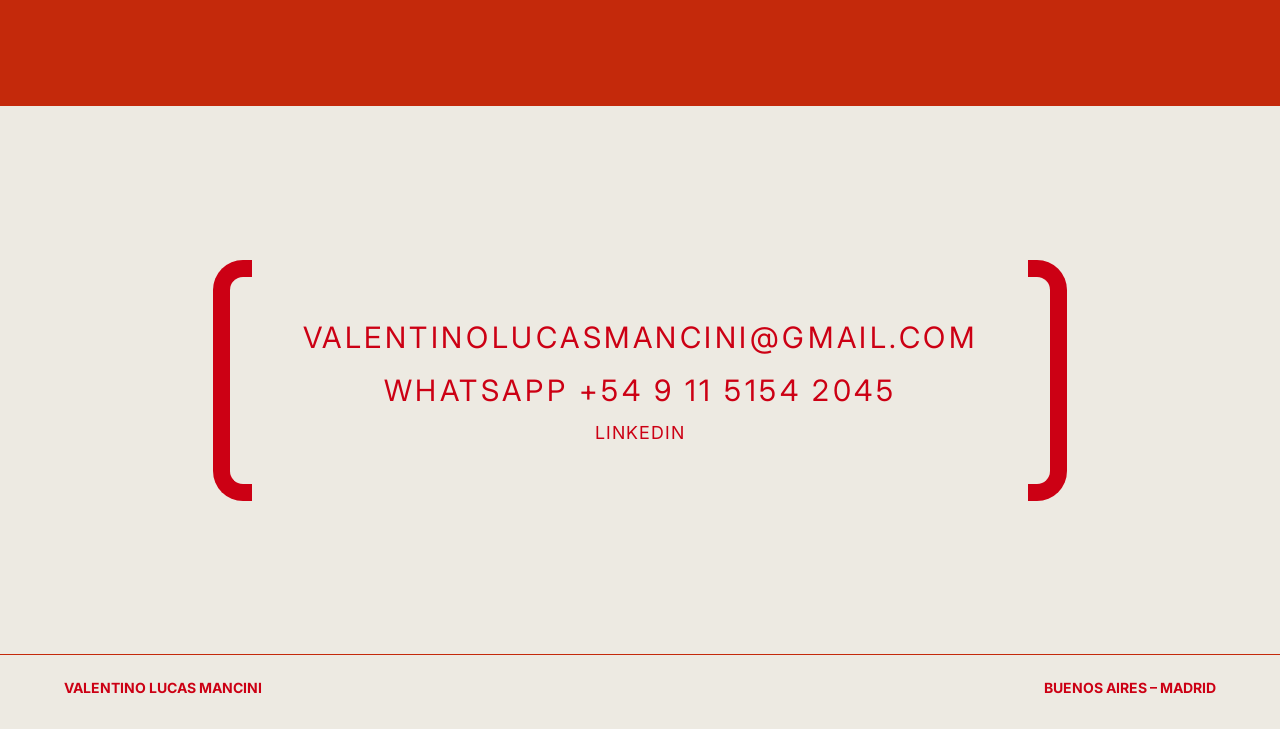
<file: en/index.html>
<!DOCTYPE html>
<html lang="en">
<head>
<meta charset="utf-8">
<meta name="viewport" content="width=device-width, initial-scale=1, viewport-fit=cover">
<title>Valentino Lucas Mancini · Content Director</title>
<meta name="description" content="Portfolio of Valentino Lucas Mancini, content director based in Buenos Aires.">
<link rel="preconnect" href="https://fonts.googleapis.com">
<link rel="preconnect" href="https://fonts.gstatic.com" crossorigin>
<link href="https://fonts.googleapis.com/css2?family=League+Gothic:wdth@75..100&family=Inter:ital,wght@0,300..800;1,300..500&display=swap" rel="stylesheet">
<link rel="stylesheet" href="../styles.css">
</head>
<body>
<header class="hero" id="top">
  <img class="seats" src="../img/hero-butacas.webp" alt="">
  <p class="role"><br><span>Creative</span></p>
  <img class="lettering hero-word hero-word-en" src="../img/en/title-strategy.webp" alt="Strategy" width="800" height="311">
  <h1 class="name" id="name" aria-label="Valentino Lucas Mancini"><span class="ln">Valentino</span><span class="ln">Lucas</span><span class="ln">Mancini</span></h1>
</header>

<section class="intro" id="about">
  <div>
    <div class="head"><img class="pic" src="../img/retrato.webp" alt="Portrait of Valentino Lucas Mancini"><h2 class="lettering about-title about-title-en"><img src="../img/en/title-about-me.webp" alt="About me" width="640" height="184"></h2></div>
    <p class="lead"><b>Content Director at Setunum Media.</b> I joined Setunum Producciones in 2021 as a creative direction assistant and was promoted to associate creative director in 2022. In 2025, as generative AI transformed the way we produce, Maximiliano Frattino and I launched <b>Setunum Media</b>, the company’s marketing, advertising and brand-positioning arm, and I took on the role of content director.</p>
    <p class="lead"><b>Today I lead teams of around 15 people per project</b>, combining in-house staff and freelancers: I plan, design and manage brand strategy, and guide every piece from idea to execution. My next step is to bring everything I’ve learned over these five years to full creative direction.</p>
    <p class="lead">I come from film, from developing ideas and pitch decks for narrative projects. That’s why my strength when shaping a campaign is <b>storytelling</b>: finding the story a brand needs to tell and carrying it across every format.</p>
    <a class="watch" href="https://setunumproducciones.com" target="_blank" rel="noopener">Visit setunumproducciones.com</a>
  </div>
  <div class="facts">
    <div class="blk">
      <h3 class="g">Experience</h3>
      <div class="row"><div><b>Content Director</b>, Setunum Media</div><span>2025 – present</span></div>
      <div class="row"><div><b>Associate Creative Director</b>, Setunum Producciones</div><span>2022 – 2025</span></div>
      <div class="row"><div><b>Creative Direction Assistant</b>, Setunum Producciones</div><span>2021 – 2022</span></div>
    </div>
    <div class="blk">
      <h3 class="g">Education</h3>
      <div class="row"><div>Opera Stage Direction, ISA Teatro Colón</div><span>in progress</span></div>
      <div class="row"><div>Columbia University, School of General Studies (admitted)</div><span>2023</span></div>
      <div class="row"><div>Film Directing, Universidad del Cine</div><span>2020 – 2021</span></div>
    </div>
    <div class="blk">
      <h3 class="g">TOOLS</h3>
      <div class="tools"><span>Photoshop</span><span>Google Flow</span><span>Canva</span><span>Higgsfield</span><span>Seedance</span><span>Runway</span><span>All AI LLM</span><span>Midjourney</span><span>Premiere Pro</span><span>Lightroom</span><span>Figma</span><span>Notion</span></div>
    </div>
    <div class="blk">
      <h3 class="g">Languages</h3>
      <div class="row"><div>Spanish</div><span>native</span></div>
      <div class="row"><div>Italian</div><span>bilingual</span></div>
      <div class="row"><div>English</div><span>fluent</span></div>
      <div class="row"><div>French</div><span>basic</span></div>
    </div>
  </div>
</section>

<section class="story" id="process">
  <div class="wrap">
    <h2 class="g">From idea<span class="sr-only"> to reality</span></h2>
    <img class="lettering story-word" src="../img/en/title-to-reality.webp" alt="" width="1200" height="317">
    <p class="big">Brands come to us with abstract concepts and no clear focus on what story to tell. My job is to find that story, turn it into a strategy and lead the teams that bring it to life, from the first meeting to the last piece delivered.</p>
    <div class="steps">
      <div class="step"><div class="n">1</div><h4>Concept</h4><p>I define the story the brand needs to tell right now and the creative territory that supports it.</p></div>
      <div class="step"><div class="n">2</div><h4>Strategy</h4><p>I translate that concept into a content plan: formats, channels, talent and production schedule.</p></div>
      <div class="step"><div class="n">3</div><h4>Direction</h4><p>I lead teams of around 15 people across production, shooting, generative AI and post-production, making sure every piece stays true to the concept.</p></div>
      <div class="step"><div class="n">4</div><h4>Execution</h4><p>I see it through to the real world: influencer campaigns, out-of-home, live events and final delivery.</p></div>
    </div>
  </div>
</section>

<section class="divider" id="work">
  <h2 class="lettering divider-word"><img src="../img/en/title-projects.webp" alt="Projects" width="2000" height="664"></h2>
</section>

<!-- AI -->
<section class="cs">
  <div class="wrap">
    <div class="top">
      <div>
        <p class="client">SETUNUM MEDIA</p>
        <h2 class="g">AI-powered creativity and production</h2>
        <p class="txt">I use generative AI as one more tool in the creative process: from the idea and storyboards to art direction and the final animated piece.</p>
        <a class="watch" href="https://setunum.b-cdn.net/5.-0501.mp4" target="_blank" rel="noopener">Watch the video</a>
      </div>
      <a class="media" href="https://setunum.b-cdn.net/5.-0501.mp4" target="_blank" rel="noopener" style="aspect-ratio:906/1268;max-height:620px"><img src="../img/ia-creatividad.jpg" alt="Animated piece made with generative AI by Setunum Media"></a>
    </div>
    <div class="fields f4">
      <div><h4>Idea</h4>Concept and narrative.</div>
      <div><h4>STORYBOARDS</h4>AI-built visual script, scene by scene.</div>
      <div><h4>Art direction</h4>Character, wardrobe and location design.</div>
      <div><h4>Animation</h4>Directing the AI animator through feedback rounds until the final piece.</div>
    </div>
  </div>
</section>

<!-- TALENT -->
<section class="cs alt">
  <div class="wrap">
    <div class="top">
      <a class="media" href="https://www.youtube.com/shorts/y4ZYtV2l1Ug" target="_blank" rel="noopener" style="aspect-ratio:1090/964;max-height:600px"><img src="../img/tiendamia.webp" alt="Two influencers in a Tiendamia activation" loading="lazy"><span class="play">Watch video</span></a>
      <div>
        <p class="client">TIENDAMIA · CYBER MONDAY</p>
        <h2 class="g">Influencer campaign</h2>
        <p class="txt">Tiendamia came to us with their Cyber Monday brief. I was part of the team that designed and ran the influencer campaign, <b>from profile selection to publication, in one week</b>.</p>
        <a class="watch" href="https://www.youtube.com/shorts/y4ZYtV2l1Ug" target="_blank" rel="noopener">Watch on YouTube</a>
      </div>
    </div>
    <div class="fields f4">
      <div><h4>Selection</h4>We built the influencer shortlist for the brand, which approved it.</div>
      <div><h4>Negotiation</h4>I reached out to each influencer and negotiated their fees.</div>
      <div><h4>Scripts</h4>I co-wrote the scripts with the influencers and got them approved by the brand.</div>
      <div><h4>Delivery</h4>I oversaw video production through Tiendamia’s approval and publication.</div>
    </div>
  </div>
</section>

<!-- AUDIOVISUAL -->
<section class="cs">
  <div class="wrap">
    <p class="client">SETUNUM PRODUCCIONES</p>
    <h2 class="g">Audiovisual and podcast production</h2>
    <p class="txt">I took part in coordinating the studio and in the set design, art direction and visual concept of the video podcasts Setunum produces.</p>
    <div class="three">
      <div>
        <a class="media" href="https://www.youtube.com/watch?v=34-v3hFXl3o&amp;t=535s" target="_blank" rel="noopener"><img src="../img/contame-un-secreto.webp" alt="Set of the podcast Contame un secreto" loading="lazy"><span class="play">Watch episode</span></a>
        <p class="meta"><b>Contame un secreto.</b> Video podcast.</p>
      </div>
      <div>
        <a class="media" href="https://www.youtube.com/watch?v=5Zik13RgtS4" target="_blank" rel="noopener"><img src="../img/new-feel.webp" alt="Set of the podcast New Feel" loading="lazy"><span class="play">Watch episode</span></a>
        <p class="meta"><b>New Feel.</b> Video podcast.</p>
      </div>
      <div>
        <a class="media" href="https://www.youtube.com/watch?v=9pjytK4rH3I" target="_blank" rel="noopener"><img src="../img/luccianos.webp" alt="Lucciano’s commercial" loading="lazy"><span class="play">Watch video</span></a>
        <p class="meta"><b>Lucciano’s.</b> Commercial, produced by Setunum.</p>
      </div>
    </div>
    <div class="fields f3">
      <div><h4>Studio</h4>Recording studio coordination.</div>
      <div><h4>Sets</h4>Set design and art direction for each format.</div>
      <div><h4>Concept</h4>Concept design for each show.</div>
    </div>
  </div>
</section>

<!-- DJ MAG · HOT SINCE 82 -->
<section class="cs">
  <div class="wrap">
    <div class="top">
      <div>
        <p class="client">HOT SINCE 82 - LIVE FROM ARGENTINA</p>
        <h2 class="g">DIRECTION</h2>
        <p class="txt">I directed the audiovisual coverage of Hot Since 82 live from a lagoon in Argentina for DJ Mag Latinoamérica, with a team of around 20 people and live switching.</p>
      </div>
      <a class="media" href="https://www.youtube.com/watch?v=oJRU1vjx3Ik&amp;t=15s" target="_blank" rel="noopener" style="aspect-ratio:16/9"><img src="../img/hot-since-82.jpg" alt="Hot Since 82 in the DJ booth surrounded by the crowd by a lagoon" loading="lazy"><span class="play">Watch video</span></a>
    </div>
    <div class="fields f4" style="margin-top:30px">
      <div><h4>Direction</h4>Direction of the audiovisual coverage.</div>
      <div><h4>Team</h4>Around 20 people across cameras, sound and editing.</div>
      <div><h4>Multicam</h4>Several simultaneous cameras covering the stage and the crowd.</div>
      <div><h4>Live</h4>Live switching and post-event deliverables.</div>
    </div>
  </div>
</section>

<!-- FILM -->
<section class="cs" id="film">
  <div class="wrap">
    <div class="top poster">
      <div>
        <p class="client">FILO - GAUCHA</p>
        <h2 class="g">PRODUCTION COORDINATION</h2>
        <p class="txt">Production coordinator on the feature film <em>El Asado · Filosofando en décimas</em>, Filo-Gaucha’s inter-university project based on Felipe «El Puma» Olivera Moreno’s book written in <em>décimas espinelas</em>.</p>
        <p class="txt" style="margin-top:18px">I coordinated a 90-person crew end to end during the shoot in General Madariaga, aligning teams, logistics, resources and schedules. I led operational coordination across departments and locations, managing transport and location moves to keep every shooting day running smoothly.</p>
        <a class="watch" href="https://filogaucha.com.ar" target="_blank" rel="noopener">Visit filogaucha.com.ar</a>
      </div>
      <a class="media" href="https://filogaucha.com.ar" target="_blank" rel="noopener" style="aspect-ratio:3/4"><img src="../img/el-asado.jpg" alt="Poster for the feature film El Asado · Filosofando en décimas" loading="lazy"><span class="play">View project</span></a>
    </div>
    <div class="fields f4" style="margin-top:30px">
      <div><h4>Crew</h4>End-to-end coordination of 90 people across every department of the shoot.</div>
      <div><h4>Logistics</h4>Resources, transport and schedules for each shooting day.</div>
      <div><h4>Locations</h4>Operational coordination across departments and location moves in General Madariaga.</div>
      <div><h4>Production</h4>Inter-university project with UNIPE, UADE, FUC, ISA Teatro Colón, UP and CIC, supported by INCAA.</div>
    </div>
  </div>
</section>
<section class="cs" id="stage">
  <div class="wrap">
    <div class="top poster">
      <div>
        <p class="client">TEATRO COLÓN</p>
        <h2 class="g">ASSISTANT DIRECTOR</h2>
        <p class="txt">General assistant director on <em>Cartografía del Deseo</em>, the first semi-staged concert by the Teatro Colón Opera Studio (Salón Dorado, June 7, 2026), directed by Lizzie Waisse: preparing materials, art and props, coordinating, and fine-tuning the space on the day of the event.</p>
        <p class="txt" style="margin-top:18px">Invited back as assistant director on <em>Cartografía del Poder</em> in November 2026.</p>
        <a class="watch" href="https://teatrocolon.org.ar/produccion/cartografia-del-deseo/" target="_blank" rel="noopener">View on teatrocolon.org.ar</a>
      </div>
      <a class="media" href="https://teatrocolon.org.ar/produccion/cartografia-del-deseo/" target="_blank" rel="noopener" style="aspect-ratio:4/5"><img src="../img/cartografia-del-deseo.jpg" alt="Poster for Cartografía del Deseo, Teatro Colón Opera Studio" loading="lazy"><span class="play">View production</span></a>
    </div>
  </div>
</section>

<!-- CLIENTS -->
<section class="clientes">
  <h2 class="g">Setunum clients</h2>
  <p class="cl">Disney<i></i>Netflix<i></i>Paramount<i></i>Colgate<i></i>Corona<i></i>Carolina Herrera<i></i>Tiendamia<i></i>Shell<i></i>Lucciano's<i></i>DJ Mag<i></i>LifeWave<i></i>Mouser Electronics<i></i>La Caja</p>
  <div class="medios">
    <h3 class="g">Media</h3>
    <p>Telefe, Canal 13, América TV, Luzu, Olga, Urbana Play, Infobae, Clarín, 40 Principales, Radio Disney, Metro, Radio Nacional</p>
  </div>
</section>

<!-- ESPAÑOL -->
<section class="en" id="espanol" lang="es">
  <div class="wrap">
    <h2 class="g">En español</h2>
    <p>Este sitio también está disponible en español.</p>
    <a class="watch" href="../">Ver el sitio en español</a>
  </div>
</section>

<!-- CONTACT -->
<section class="contacto" id="contact">
  <div class="brk">
    <a href="mailto:valentinolucasmancini@gmail.com">VALENTINOLUCASMANCINI@GMAIL.COM</a>
    <a href="https://wa.me/5491151542045" target="_blank" rel="noopener">WHATSAPP <span class="nw">+54 9 11 5154 2045</span></a>
    <a class="small" href="https://www.linkedin.com/in/valentino-lucas-mancini-18b560244/" target="_blank" rel="noopener">LINKEDIN</a>
  </div>
</section>

<footer><span>VALENTINO LUCAS MANCINI</span><span>BUENOS AIRES – MADRID</span></footer>
<script>
(function(){
  var h=document.getElementById('name'), hero=h.parentElement, LH=.84;
  function fit(){
    var W=h.clientWidth, landscape=hero.clientWidth>hero.clientHeight*1.15;
    var words=landscape?['Valentino Lucas','Mancini']:['Valentino','Lucas','Mancini'];
    if(h.dataset.mode!==String(landscape)){
      h.innerHTML=words.map(function(w){return '<span class="ln">'+w+'</span>'}).join('');
      h.dataset.mode=String(landscape);
    }
    h.style.fontVariationSettings=landscape?'"wdth" 100':'"wdth" 75';
    var spans=h.querySelectorAll('.ln'), sizes=[];
    spans.forEach(function(sp){sp.style.fontSize='100px';sizes.push(100*W/sp.scrollWidth);});
    var total=sizes.reduce(function(a,b){return a+b*LH},0), avail=h.clientHeight;
    var k=total>avail?avail/total:1;
    spans.forEach(function(sp,i){sp.style.fontSize=(sizes[i]*k*.97)+'px';});
  }
  var t; window.addEventListener('resize',function(){clearTimeout(t);t=setTimeout(fit,80)});
  if(document.fonts&&document.fonts.ready){document.fonts.ready.then(fit)}
  fit();
})();
</script>
</body>
</html>
</file>
<file: styles.css>
:root{
  --bg:#EDEAE2; --bg2:#E3E1DC; --ink:#161616; --muted:#6a6660; --line:#cfc9bd;
  --red:#C4290B; --red2:#CC0014; --onred:#EDEAE2;
  --display:"League Gothic","Oswald","Arial Narrow",Impact,sans-serif;
  --body:"Inter",system-ui,-apple-system,"Segoe UI",Helvetica,Arial,sans-serif;
  --pad:clamp(20px,5vw,72px);
  box-sizing:border-box;
  padding-top:env(safe-area-inset-top,0px);
  padding-bottom:env(safe-area-inset-bottom,0px);
}
@media (prefers-color-scheme:dark){
  :root:not([data-theme="light"]){
    --bg:#141312; --bg2:#1c1a18; --ink:#EDEAE2; --muted:#a39d94; --line:#34302c;
    --red:#E24A22; --red2:#F0473A;
  }
}
:root[data-theme="dark"]{
  --bg:#141312; --bg2:#1c1a18; --ink:#EDEAE2; --muted:#a39d94; --line:#34302c;
  --red:#E24A22; --red2:#F0473A;
}
html{scroll-behavior:smooth;height:100%}
*,*::before,*::after{box-sizing:border-box;margin:0;padding:0}
body{background:var(--bg);color:var(--ink);font-family:var(--body);font-size:17px;line-height:1.55;-webkit-font-smoothing:antialiased}
img{max-width:100%;display:block}
a{color:inherit}
a:focus-visible{outline:3px solid var(--red2);outline-offset:3px}
.g{font-family:var(--display);font-variation-settings:"wdth" 75;font-weight:400;text-transform:uppercase;line-height:.88;color:var(--red);letter-spacing:.3px}
.sr-only{position:absolute;width:1px;height:1px;padding:0;margin:-1px;overflow:hidden;clip:rect(0,0,0,0);white-space:nowrap;border:0}
.lettering{line-height:0;font-size:0}
.lettering img{width:100%;height:auto}

/* hero */
.hero{position:relative;background:#000;height:calc(100svh - 54px - env(safe-area-inset-top,0px));min-height:460px;display:flex;flex-direction:column;align-items:center;overflow:hidden;padding:clamp(22px,4vh,44px) clamp(12px,3vw,40px) clamp(18px,3vh,36px)}
.hero .seats{position:absolute;left:0;right:0;bottom:0;width:100%;height:42%;object-fit:cover;object-position:top;opacity:.5;-webkit-mask-image:linear-gradient(to bottom,transparent,#000 60%);mask-image:linear-gradient(to bottom,transparent,#000 60%)}
.role{position:relative;z-index:1;width:227px;height:20px;color:#EDEAE2;font-weight:700;font-size:clamp(12px,1.3vw,18px);letter-spacing:clamp(.12em,.9vw,.32em);text-transform:uppercase;text-align:center;margin-left:.32em}
.role span{font-family:var(--body)}
.hero-word{position:relative;z-index:1;width:192px;height:90px;object-fit:cover}
.name{position:relative;z-index:1;flex:1;min-height:0;width:min(817px,100%);display:flex;flex-direction:column;justify-content:center;align-items:center;font-family:var(--display);font-variation-settings:"wdth" 75;font-weight:400;text-transform:uppercase;color:#D8331A;line-height:.84;text-align:center;letter-spacing:.005em}
.name .ln{display:block;white-space:nowrap;font-size:clamp(90px,17vw,300px)}

/* sobre mí */
.intro{display:grid;grid-template-columns:1.1fr .9fr;gap:clamp(28px,5vw,80px);padding:clamp(56px,8vw,110px) var(--pad);max-width:1440px;margin:0 auto}
.intro .head{display:flex;align-items:center;gap:clamp(18px,2.6vw,36px);flex-wrap:wrap}
.pic{width:clamp(104px,10vw,148px);aspect-ratio:1;border-radius:50%;object-fit:cover;border:4px solid var(--red)}
.about-title img{width:158px;height:58px;object-fit:cover}
.intro .lead{font-size:clamp(18px,1.6vw,22px);line-height:1.5;margin-top:18px;max-width:58ch}
.intro .lead:first-of-type{margin-top:24px}
.facts{align-self:start}
.facts h3{font-size:clamp(34px,3.4vw,46px);margin:0 0 8px}
.facts .blk{margin-bottom:30px}
.facts .blk:last-child{margin-bottom:0}
.row{display:flex;justify-content:space-between;align-items:baseline;gap:18px;padding:8px 0;border-bottom:1.5px solid var(--red);font-size:16px}
.row>div{min-width:0}
.row span{color:var(--muted);white-space:nowrap}
.tools{display:flex;flex-wrap:wrap;gap:8px;margin-top:6px}
.tools span{border:1.5px solid var(--red);color:var(--ink);border-radius:999px;padding:4px 12px;font-size:14px}

/* proceso */
.story{background:#161616;color:#EDEAE2;padding:clamp(64px,9vw,120px) var(--pad)}
.story h2{color:var(--red);font-size:clamp(70px,11vw,170px)}
.story-word{width:540px;height:auto}
.story .big{font-size:clamp(22px,2.3vw,32px);line-height:1.4;max-width:46ch;margin-top:26px;color:#EDEAE2}
.steps{display:grid;grid-template-columns:repeat(4,1fr);gap:clamp(14px,2vw,28px);margin-top:36px}
.step{border-top:1.5px solid var(--red);padding-top:14px}
.step .n{font-family:var(--display);font-variation-settings:"wdth" 75;font-size:64px;line-height:.9;color:var(--red)}
.step h4{font-size:19px;margin:6px 0;color:#EDEAE2}
.step p{font-size:15.5px;color:#bdb8ae}

/* divisor trabajos */
.divider{position:relative;background:var(--red);overflow:hidden;padding:clamp(70px,11vw,150px) var(--pad)}

/* casos */
.wrap{max-width:1440px;margin:0 auto;position:relative;z-index:1}
.cs{padding:clamp(64px,9vw,120px) var(--pad);border-bottom:1.5px solid var(--line)}
.cs.alt{background:var(--bg2)}
.cs .top{display:grid;grid-template-columns:1fr 1fr;gap:clamp(24px,4vw,64px);align-items:end}
.cs .top.poster{grid-template-columns:1.35fr .65fr;align-items:start}
.cs .top.poster .media{width:100%;max-width:340px;justify-self:end}
.cs .client{font-weight:700;color:var(--red2);font-size:16px;letter-spacing:.04em;margin-bottom:10px}
.cs h2{font-size:clamp(60px,8.5vw,128px)}
.meta{font-size:15px;color:var(--muted);margin-top:12px;line-height:1.45}
.meta b{color:var(--ink)}
.watch{display:inline-block;margin-top:14px;font-weight:700;font-size:16px;color:var(--red2);text-decoration:none;border-bottom:2px solid var(--red2);padding-bottom:2px}
.watch:hover{opacity:.75}
.media{display:block;position:relative;overflow:hidden;background:#000}
.media img{width:100%;height:100%;object-fit:cover;transition:transform .5s ease}
a.media:hover img{transform:scale(1.03)}
.play{position:absolute;left:16px;bottom:16px;background:var(--red2);color:#fff;font-weight:700;font-size:14px;padding:8px 14px;border-radius:999px}
.three{display:grid;grid-template-columns:repeat(3,1fr);gap:clamp(14px,2vw,28px);margin-top:36px}
.three .media{aspect-ratio:16/10}
.fields{display:grid;grid-template-columns:repeat(5,1fr);gap:0;margin-top:36px;border-top:1.5px solid var(--red)}
.fields.f4{grid-template-columns:repeat(4,1fr)}
.fields.f3{grid-template-columns:repeat(3,1fr)}
.fields>div{padding:18px 28px;border-right:1.5px solid var(--red);border-bottom:1.5px solid var(--red);font-size:15.5px;line-height:1.5}
.fields>div:first-child{padding-left:0}
.fields>div:last-child{border-right:none;padding-right:0}
.fields h4{font-family:var(--display);font-variation-settings:"wdth" 75;font-weight:400;text-transform:uppercase;color:var(--red);font-size:28px;line-height:1;margin-bottom:8px}

/* clientes */
.clientes{padding:clamp(64px,9vw,120px) var(--pad);text-align:center}
.clientes h2{font-size:clamp(60px,9vw,120px);color:var(--red2)}
.cl{font-family:var(--display);font-variation-settings:"wdth" 75;text-transform:uppercase;font-size:clamp(40px,6vw,84px);line-height:1.08;color:var(--muted);margin-top:36px}
.cl i{display:inline-block;width:.2em;height:.2em;border-radius:50%;background:var(--red);margin:0 .35em;vertical-align:middle;position:relative;top:-.08em}
.medios{margin-top:48px}
.medios h3{font-size:40px;color:var(--ink)}
.medios p{color:var(--muted);margin-top:8px;font-size:16px}

/* english */
.en{background:var(--red);color:var(--onred);padding:clamp(64px,9vw,120px) var(--pad)}
.en h2{color:var(--onred);font-size:clamp(64px,9vw,130px)}
.en p{max-width:70ch;font-size:clamp(17px,1.4vw,20px);margin-top:18px}

/* contacto */
.contacto{padding:clamp(80px,12vw,160px) var(--pad);display:flex;justify-content:center}
.brk{position:relative;padding:clamp(28px,4vw,56px) clamp(40px,7vw,110px);text-align:center;color:var(--red2)}
.brk::before,.brk::after{content:"";position:absolute;top:0;bottom:0;width:clamp(26px,3vw,46px);border:clamp(10px,1.4vw,20px) solid var(--red2)}
.brk::before{left:0;border-right:none;border-radius:30px 0 0 30px}
.brk::after{right:0;border-left:none;border-radius:0 30px 30px 0}
.brk a{text-decoration:none;display:block;font-size:clamp(16px,2.3vw,32px);letter-spacing:.12em;line-height:1.8;word-break:break-word}
.brk a:hover{text-decoration:underline}
.brk .small{font-size:clamp(13px,1.4vw,19px);letter-spacing:.06em}
.brk .nw{white-space:nowrap}
footer{display:flex;justify-content:space-between;gap:12px;padding:22px var(--pad) 30px;font-weight:700;font-size:14px;color:var(--red2);border-top:1.5px solid var(--red)}

@media (max-width:860px){
  .intro,.cs .top,.cs .top.poster{grid-template-columns:1fr}
  .cs .top.poster .media{justify-self:start}
  .three{grid-template-columns:1fr}
  .steps{grid-template-columns:1fr 1fr}
  .fields,.fields.f4,.fields.f3{grid-template-columns:1fr}
  .fields>div,.fields>div:first-child,.fields>div:last-child{padding:18px 0;border-right:none}
}
@media (prefers-reduced-motion:reduce){html{scroll-behavior:auto}.media img{transition:none}}

/* enlaces sobre fondo rojo */
.en .watch{color:var(--onred);border-color:var(--onred)}

/* títulos con letras en inglés: otra proporción, misma caja que la versión en español */
.hero-word.hero-word-en{width:139px;height:auto;margin-top:36px}
.about-title-en img{width:auto;height:58px}
</file>
